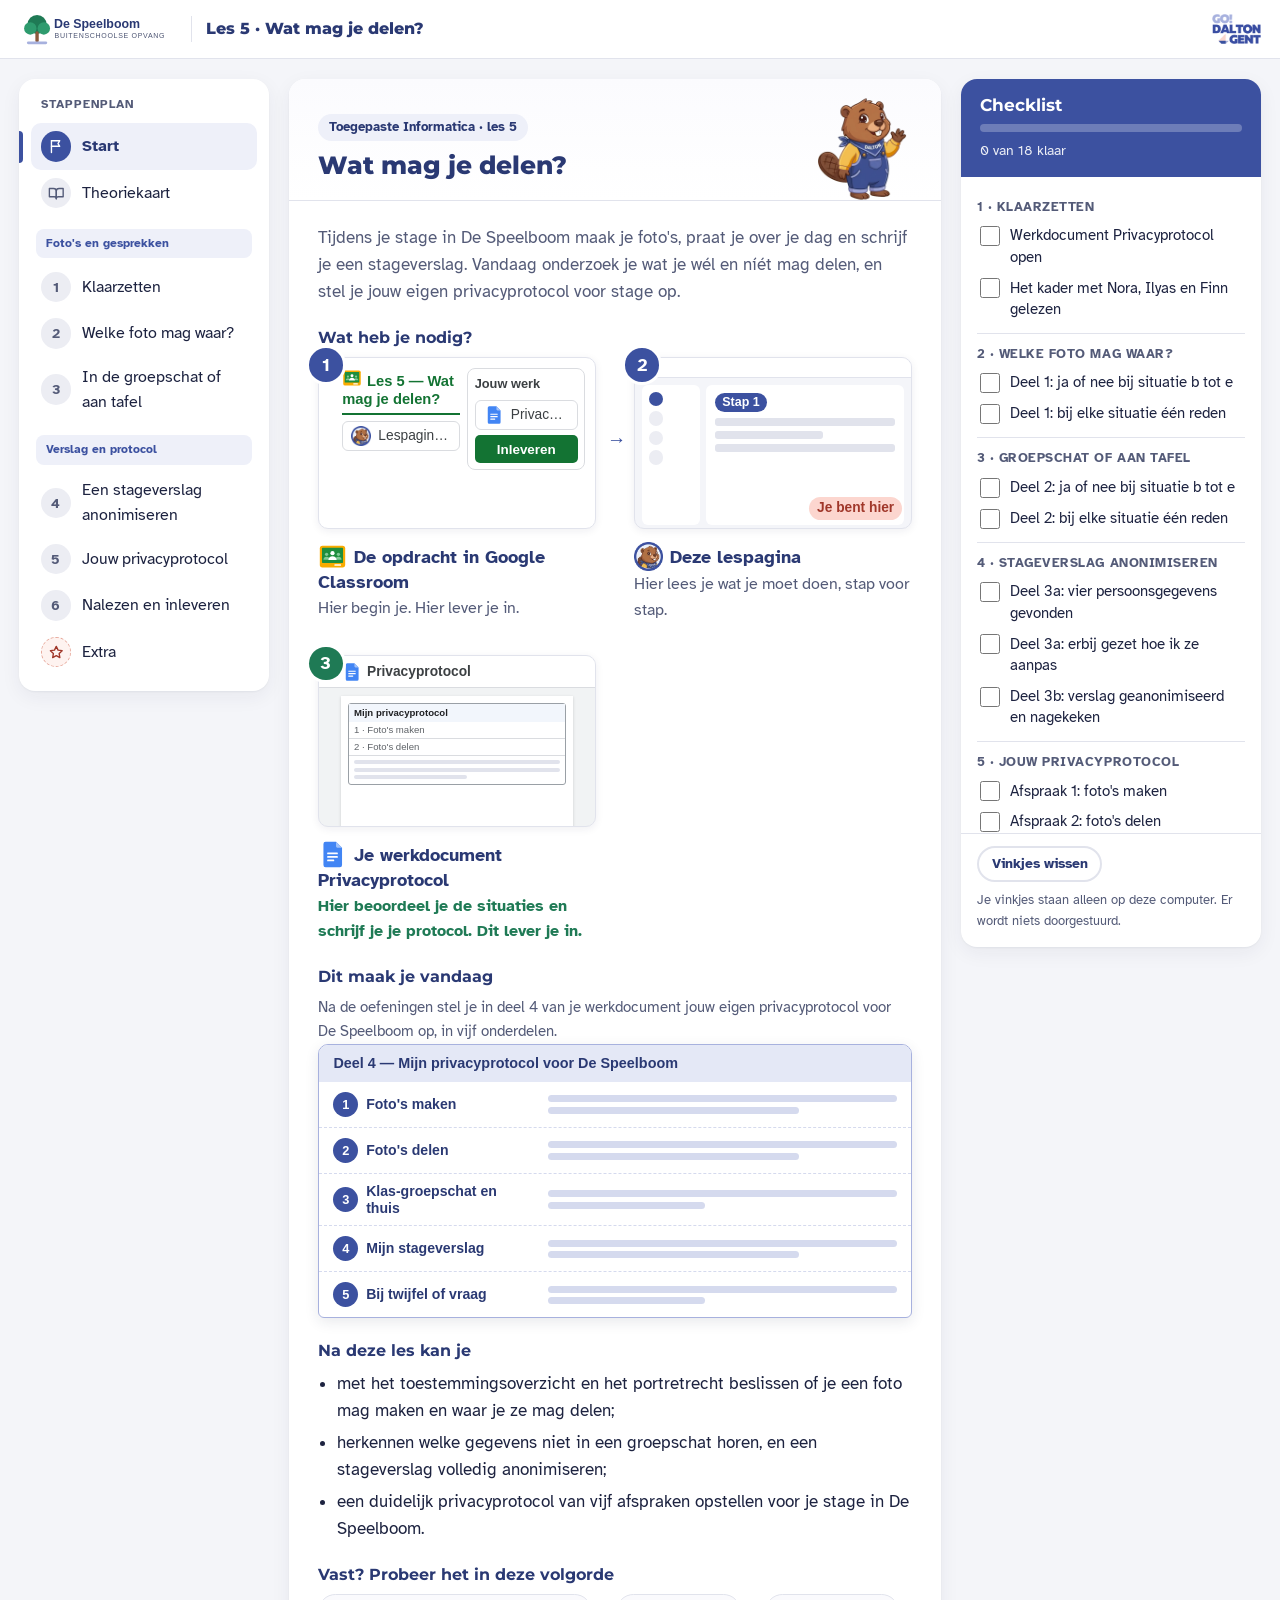
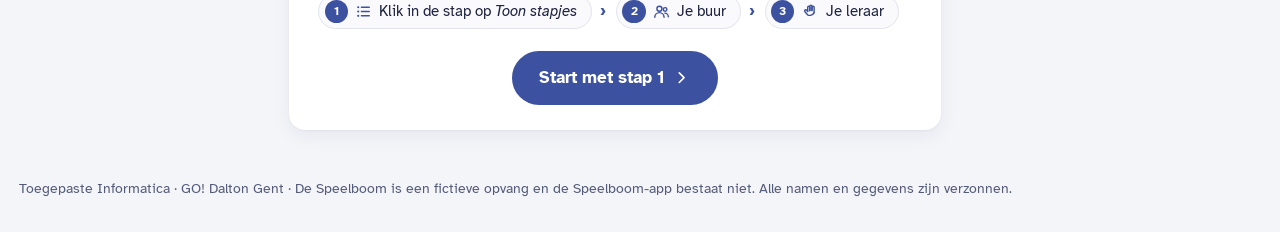
<file: index.html>
<!DOCTYPE html>
<html lang="nl-BE">
<head>
  <meta charset="UTF-8">
  <meta name="viewport" content="width=device-width, initial-scale=1">
  <title>Lespagina · Les 5 · Wat mag je delen? · De Speelboom</title>
  <link rel="icon" href="assets/logos/lespagina-icon.png" type="image/png">
  <link rel="stylesheet" href="css/style.css">
</head>
<body data-storage="speelboom_privacy_v1_" data-modus-start="kort" data-laatste-stap="6" data-ai-hulp="uit">

<!-- Pictogrammen: eenvoudige lijntekeningen, eigen werk. -->
<svg xmlns="http://www.w3.org/2000/svg" style="display:none">
  <symbol id="i-flag" viewBox="0 0 24 24"><path d="M5 21V4"/><path d="M5 4h12l-2.5 4 2.5 4H5"/></symbol>
  <symbol id="i-book" viewBox="0 0 24 24"><path d="M2 5h6a4 4 0 0 1 4 4v11a3 3 0 0 0-3-3H2z"/><path d="M22 5h-6a4 4 0 0 0-4 4v11a3 3 0 0 1 3-3h7z"/></symbol>
  <symbol id="i-check" viewBox="0 0 24 24"><path d="M5 12.5l4.5 4.5L19 7.5"/></symbol>
  <symbol id="i-check-circle" viewBox="0 0 24 24"><circle cx="12" cy="12" r="9"/><path d="M8 12.5l2.7 2.7L16 10"/></symbol>
  <symbol id="i-list" viewBox="0 0 24 24"><path d="M9 6h11M9 12h11M9 18h11"/><path d="M4.5 6h.01M4.5 12h.01M4.5 18h.01" stroke-width="3"/></symbol>
  <symbol id="i-bulb" viewBox="0 0 24 24"><path d="M9 18h6M10 21h4"/><path d="M12 3a6 6 0 0 0-4 10.5c.7.7 1 1.5 1 2.5h6c0-1 .3-1.8 1-2.5A6 6 0 0 0 12 3z"/></symbol>
  <symbol id="i-alert" viewBox="0 0 24 24"><path d="M12 3.5l9.5 17h-19z"/><path d="M12 10v4.5M12 17.5h.01"/></symbol>
  <symbol id="i-info" viewBox="0 0 24 24"><circle cx="12" cy="12" r="9"/><path d="M12 11v5.5M12 7.6h.01"/></symbol>
  <symbol id="i-doc" viewBox="0 0 24 24"><path d="M6 3h8l4 4v14H6z"/><path d="M14 3v4h4M9 12h6M9 16h6"/></symbol>
  <symbol id="i-pen" viewBox="0 0 24 24"><path d="M4 20h4L19 9l-4-4L4 16z"/><path d="M13 7l4 4"/></symbol>
  <symbol id="i-users" viewBox="0 0 24 24"><circle cx="9" cy="8" r="3.5"/><path d="M2.5 20a6.5 6.5 0 0 1 13 0"/><circle cx="17" cy="9" r="2.5"/><path d="M16.5 14.2a5 5 0 0 1 5 5"/></symbol>
  <symbol id="i-send" viewBox="0 0 24 24"><path d="M12 15V3M7 8l5-5 5 5"/><path d="M4 14v6h16v-6"/></symbol>
  <symbol id="i-star" viewBox="0 0 24 24"><path d="M12 3.5l2.6 5.4 5.9.8-4.3 4.1 1 5.9L12 16.9l-5.2 2.8 1-5.9-4.3-4.1 5.9-.8z"/></symbol>
  <symbol id="i-chat" viewBox="0 0 24 24"><path d="M4 5h16v11H9l-5 4z"/></symbol>
  <symbol id="i-spark" viewBox="0 0 24 24"><path d="M11 3l1.9 5.1L18 10l-5.1 1.9L11 17l-1.9-5.1L4 10l5.1-1.9z"/><path d="M18.5 14.5l.8 2.2 2.2.8-2.2.8-.8 2.2-.8-2.2-2.2-.8 2.2-.8z"/></symbol>
  <symbol id="i-hand" viewBox="0 0 24 24"><path d="M8 12V6a1.5 1.5 0 0 1 3 0v5"/><path d="M11 10.5V4.5a1.5 1.5 0 0 1 3 0v6"/><path d="M14 10.5V6a1.5 1.5 0 0 1 3 0v7.5"/><path d="M8 11.5l-1.5-1.5a1.6 1.6 0 0 0-2.3 2.3l3.6 4.2A6.5 6.5 0 0 0 17 13.5"/></symbol>
  <symbol id="i-left" viewBox="0 0 24 24"><path d="M15 6l-6 6 6 6"/></symbol>
  <symbol id="i-right" viewBox="0 0 24 24"><path d="M9 6l6 6-6 6"/></symbol>
  <symbol id="i-lock" viewBox="0 0 24 24"><rect x="5" y="11" width="14" height="10" rx="2"/><path d="M8 11V8a4 4 0 0 1 8 0v3"/></symbol>
</svg>

<div class="teacher-banner">Leraarweergave: de roze kaders tonen waar je een screenshot kan plaatsen. Leerlingen zien die kaders niet.</div>

<header class="topbar">
  <div class="topbar-inner">
    <a class="brand" href="index.html" title="Naar het begin van de les">
      <img src="assets/speelboom-logo.svg" alt="De Speelboom">
      <span class="brand-lesson">Les 5 · Wat mag je delen?</span>
    </a>
    <span class="topbar-spacer"></span>
    <img class="dalton-mark" src="assets/dalton-gent-logo.png" alt="GO! Dalton Gent">
  </div>
</header>

<div class="layout">

  <!-- ============ LINKS: de route ============ -->
  <nav class="route" aria-label="Stappenplan">
    <p class="route-title">Stappenplan</p>
    <button class="nav-btn" type="button" data-step="start"><span class="nav-num"><svg class="ic" aria-hidden="true"><use href="#i-flag"/></svg></span><span class="nav-lbl">Start</span></button>
    <button class="nav-btn" type="button" data-step="theorie"><span class="nav-num"><svg class="ic" aria-hidden="true"><use href="#i-book"/></svg></span><span class="nav-lbl">Theoriekaart</span></button>

    <p class="route-group">Foto's en gesprekken</p>
    <button class="nav-btn" type="button" data-step="1"><span class="nav-num"><span class="nav-n">1</span><svg class="ic nav-check" aria-hidden="true"><use href="#i-check"/></svg></span><span class="nav-lbl">Klaarzetten</span></button>
    <button class="nav-btn" type="button" data-step="2"><span class="nav-num"><span class="nav-n">2</span><svg class="ic nav-check" aria-hidden="true"><use href="#i-check"/></svg></span><span class="nav-lbl">Welke foto mag waar?</span></button>
    <button class="nav-btn" type="button" data-step="3"><span class="nav-num"><span class="nav-n">3</span><svg class="ic nav-check" aria-hidden="true"><use href="#i-check"/></svg></span><span class="nav-lbl">In de groepschat of aan tafel</span></button>

    <p class="route-group">Verslag en protocol</p>
    <button class="nav-btn" type="button" data-step="4"><span class="nav-num"><span class="nav-n">4</span><svg class="ic nav-check" aria-hidden="true"><use href="#i-check"/></svg></span><span class="nav-lbl">Een stageverslag anonimiseren</span></button>
    <button class="nav-btn" type="button" data-step="5"><span class="nav-num"><span class="nav-n">5</span><svg class="ic nav-check" aria-hidden="true"><use href="#i-check"/></svg></span><span class="nav-lbl">Jouw privacyprotocol</span></button>
    <button class="nav-btn" type="button" data-step="6"><span class="nav-num"><span class="nav-n">6</span><svg class="ic nav-check" aria-hidden="true"><use href="#i-check"/></svg></span><span class="nav-lbl">Nalezen en inleveren</span></button>
    <button class="nav-btn extra" type="button" data-step="extra"><span class="nav-num"><svg class="ic" aria-hidden="true"><use href="#i-star"/></svg></span><span class="nav-lbl">Extra</span></button>
  </nav>

  <!-- ============ MIDDEN: één stap tegelijk ============ -->
  <main id="main">

    <!-- ===== START ===== -->
    <section class="pane" id="pane-start" aria-labelledby="h-start">
      <article class="card">
        <header class="card-head met-mascotte">
          <div>
            <div class="tags"><span class="tag tag-where">Toegepaste Informatica · les 5</span></div>
            <h1 id="h-start">Wat mag je delen?</h1>
          </div>
          <img class="mascotte-kop" src="assets/mascotte/dalton_welkom.webp" alt="" width="120" height="120">
        </header>
        <div class="card-body">
          <p class="intro">Tijdens je stage in De Speelboom maak je foto's, praat je over je dag en schrijf je een stageverslag. Vandaag onderzoek je wat je wél en níét mag delen, en stel je jouw eigen privacyprotocol voor stage op.</p>

          <h2 class="sec">Wat heb je nodig?</h2>
          <ol class="nodig">
            <li class="nodig-item">
              <div class="mock mock-opdracht" aria-hidden="true">
                <div class="mo-midden">
                  <div class="mo-titel"><img class="logo" src="assets/logos/classroom.svg" alt="">Les 5 — Wat mag je delen?</div>
                  <div class="mo-chip"><img class="logo" src="assets/logos/lespagina.webp" alt=""><span>Lespagina · Les 5</span></div>
                  <div class="mo-chip ai-hulp"><svg class="ic" aria-hidden="true"><use href="#i-spark"/></svg><span>AI-hulp</span></div>
                </div>
                <div class="mo-werk">
                  <div class="mo-werk-kop">Jouw werk</div>
                  <div class="mo-chip"><img class="logo" src="assets/logos/docs.svg" alt=""><span>Privacyprotocol</span></div>
                  <div class="mo-knop">Inleveren</div>
                </div>
              </div>
              <p class="nodig-naam"><img class="logo" src="assets/logos/classroom.svg" alt="">De opdracht in Google Classroom</p>
              <p class="nodig-uitleg">Hier begin je. Hier lever je in.</p>
            </li>
            <li class="nodig-item">
              <div class="mock mock-lespagina" aria-hidden="true">
                <div class="ml-balk"></div>
                <div class="ml-midden">
                  <div class="ml-route"><span></span><span></span><span></span><span></span></div>
                  <div class="ml-stap"><span class="ml-tag">Stap 1</span><span class="ml-lijn"></span><span class="ml-lijn kort"></span><span class="ml-lijn"></span></div>
                </div>
                <div class="ml-hier">Je bent hier</div>
              </div>
              <p class="nodig-naam"><img class="logo" src="assets/logos/lespagina.webp" alt="">Deze lespagina</p>
              <p class="nodig-uitleg">Hier lees je wat je moet doen, stap voor stap.</p>
            </li>
            <li class="nodig-item inleveren">
              <div class="mock mock-werkdocument" aria-hidden="true">
                <div class="mw-balk"><img class="logo" src="assets/logos/docs.svg" alt="">Privacyprotocol</div>
                <div class="mw-blad">
                  <div class="mw-venster">
                    <div class="mw-kop">Mijn privacyprotocol</div>
                    <div class="mw-veld">1 · Foto's maken</div>
                    <div class="mw-veld">2 · Foto's delen</div>
                    <div class="mw-tekst"><span></span><span></span><span class="kort"></span></div>
                  </div>
                </div>
              </div>
              <p class="nodig-naam"><img class="logo" src="assets/logos/docs.svg" alt="">Je werkdocument Privacyprotocol</p>
              <p class="nodig-uitleg">Hier beoordeel je de situaties en schrijf je je protocol. Dit lever je in.</p>
            </li>
          </ol>

          <h2 class="sec">Dit maak je vandaag</h2>
          <p class="nodig-noot" style="margin-top:0">Na de oefeningen stel je in deel 4 van je werkdocument jouw eigen privacyprotocol voor De Speelboom op, in vijf onderdelen.</p>
          <div class="mailbouw" role="img" aria-label="Tekening van het privacyprotocol dat je maakt in deel 4: vijf onderdelen met een nummer en balkjes op de plaats van jouw afspraken: 1 foto's maken, 2 foto's delen, 3 klas-groepschat en thuis, 4 mijn stageverslag, 5 bij twijfel of vraag van een ouder.">
            <div class="mb-kop">Deel 4 — Mijn privacyprotocol voor De Speelboom</div>
            <div class="mb-rij"><span class="mb-naam"><b>1</b>Foto's maken</span><span class="mb-balk"><i></i><i class="mid"></i></span></div>
            <div class="mb-rij"><span class="mb-naam"><b>2</b>Foto's delen</span><span class="mb-balk"><i></i><i class="mid"></i></span></div>
            <div class="mb-rij"><span class="mb-naam"><b>3</b>Klas-groepschat en thuis</span><span class="mb-balk"><i></i><i class="kort"></i></span></div>
            <div class="mb-rij"><span class="mb-naam"><b>4</b>Mijn stageverslag</span><span class="mb-balk"><i></i><i class="mid"></i></span></div>
            <div class="mb-rij"><span class="mb-naam"><b>5</b>Bij twijfel of vraag</span><span class="mb-balk"><i></i><i class="kort"></i></span></div>
          </div>

          <h2 class="sec">Na deze les kan je</h2>
          <ul class="doelen">
            <li>met het toestemmingsoverzicht en het portretrecht beslissen of je een foto mag maken en waar je ze mag delen;</li>
            <li>herkennen welke gegevens niet in een groepschat horen, en een stageverslag volledig anonimiseren;</li>
            <li>een duidelijk privacyprotocol van vijf afspraken opstellen voor je stage in De Speelboom.</li>
          </ul>

          <h2 class="sec">Vast? Probeer het in deze volgorde</h2>
          <ol class="vast">
            <li><svg class="ic" aria-hidden="true"><use href="#i-list"/></svg><span>Klik in de stap op <em>Toon stapjes</em></span></li>
            <li><svg class="ic" aria-hidden="true"><use href="#i-users"/></svg><span>Je buur</span></li>
            <li class="ai-hulp"><svg class="ic" aria-hidden="true"><use href="#i-spark"/></svg><span>AI-hulp in de opdracht</span></li>
            <li><svg class="ic" aria-hidden="true"><use href="#i-hand"/></svg><span>Je leraar</span></li>
          </ol>

          <p class="start-cta"><button class="btn btn-primary" type="button" data-goto="1">Start met stap 1 <svg class="ic" aria-hidden="true"><use href="#i-right"/></svg></button></p>
        </div>
      </article>
    </section>

    <!-- ===== THEORIEKAART ===== -->
    <section class="pane" id="pane-theorie" aria-labelledby="h-theorie">
      <article class="card">
        <header class="card-head">
          <div class="tags"><span class="tag tag-where">Spiekbriefje</span></div>
          <h2 id="h-theorie">Theoriekaart</h2>
        </header>
        <div class="card-body">
          <p class="intro">Alles op één plek. Kom hier terug als je iets niet meer weet.</p>
          <div class="t-grid">
            <section class="t-card">
              <h3><svg class="ic" aria-hidden="true"><use href="#i-lock"/></svg>Persoonsgegevens en de AVG</h3>
              <ul>
                <li>Een <strong>persoonsgegeven</strong> is elk gegeven waarmee je weet over wie het gaat: naam, foto, adres, geboortedatum.</li>
                <li>Gegevens over <strong>gezondheid</strong> (allergie, medicatie, diagnose zoals ADHD) zijn <strong>gevoelige gegevens</strong>: die zijn extra beschermd.</li>
                <li>Je bewaart en deelt alleen wat echt nodig is.</li>
              </ul>
            </section>
            <section class="t-card">
              <h3><svg class="ic" aria-hidden="true"><use href="#i-users"/></svg>Portretrecht: twee keer toestemming</h3>
              <ul>
                <li>Je hebt toestemming nodig om een foto te <strong>maken</strong> én om ze te <strong>delen</strong>.</li>
                <li>Bij kinderen tot 12 à 14 jaar geven de <strong>ouders</strong> schriftelijk toestemming.</li>
                <li>Toestemming geldt <strong>per plek</strong>: een <em>ja</em> voor de gesloten Speelboom-app telt niet voor de openbare Facebookpagina of je stageverslag.</li>
                <li>Ouders mogen hun toestemming altijd <strong>intrekken</strong>.</li>
              </ul>
            </section>
            <section class="t-card">
              <h3><svg class="ic" aria-hidden="true"><use href="#i-check-circle"/></svg>Foto's in De Speelboom</h3>
              <ul>
                <li>Fotografeer alleen met de <strong>tablet van De Speelboom</strong>, nooit met je eigen gsm (ook niet om de foto daarna te wissen).</li>
                <li>Kijk eerst in het <strong>toestemmingsoverzicht</strong> of het voor elk kind op de foto mag.</li>
                <li>Zet <strong>nooit</strong> een foto uit de opvang op je eigen Instagram, TikTok, Snapchat of BeReal.</li>
              </ul>
            </section>
            <section class="t-card">
              <h3><svg class="ic" aria-hidden="true"><use href="#i-alert"/></svg>Herkenbaar is meer dan het gezicht</h3>
              <ul>
                <li>Een gezicht vaag maken of wegknippen is niet genoeg als men het kind nog herkent.</li>
                <li>Ook een <strong>naam op een knutselwerk</strong>, een opvallende trui of een omschrijving zoals <em>het zoontje van de bakker uit de Kerkstraat</em> maakt een kind herkenbaar.</li>
              </ul>
            </section>
            <section class="t-card">
              <h3><svg class="ic" aria-hidden="true"><use href="#i-chat"/></svg>Discretieplicht: met wie praat je?</h3>
              <ul>
                <li><strong>Wel</strong>: intern met je mentor Lien of een collega in De Speelboom, als zij het moeten weten om het kind te begeleiden.</li>
                <li><strong>Niet</strong>: in de WhatsApp- of Snapchat-groepschat van je klas, op de bus, thuis aan tafel, of tegen de ouders van een ander kind.</li>
                <li>Over je <strong>eigen leerervaring</strong> (<em>"Ik leidde vandaag een kringspel"</em>) mag je wel vertellen, zolang er geen namen of herkenbare details van kinderen in staan.</li>
              </ul>
            </section>
            <section class="t-card">
              <h3><svg class="ic" aria-hidden="true"><use href="#i-book"/></svg>Discretieplicht of beroepsgeheim?</h3>
              <table class="t-rows">
                <tr><th>Discretieplicht</th><td>in de kinderopvang (De Speelboom): je deelt niets met buitenstaanders die het niet moeten weten. Er is geen wet die je daarvoor straft</td></tr>
                <tr><th>Beroepsgeheim</th><td>in de zorg, verpleging, jeugdhulp en een woonzorgcentrum: een <strong>wettelijke</strong> plicht; wie ze schendt, is strafbaar</td></tr>
              </table>
            </section>
            <section class="t-card">
              <h3><svg class="ic" aria-hidden="true"><use href="#i-doc"/></svg>Een stageverslag anonimiseren</h3>
              <ul>
                <li>Vervang de naam van het kind door <em>een jongen van 8 jaar</em> of een schuilnaam (<em>kind X</em>).</li>
                <li>Laat geboortedatum, adres, de naam van de ouder en medische details die er niet toe doen helemaal weg.</li>
                <li>Laat wel staan wat <strong>jij of de begeleider deed</strong>: dat moet je leraar kunnen beoordelen.</li>
              </ul>
            </section>
            <section class="t-card">
              <h3><svg class="ic" aria-hidden="true"><use href="#i-pen"/></svg>Twijfel of een vraag van een ouder?</h3>
              <ul>
                <li>Vraagt een ouder wie zijn kind geduwd of gebeten heeft? Geef <strong>nooit de naam van een ander kind</strong>.</li>
                <li>Twijfel je of je een foto of gegeven mag delen? Deel dan niets en vraag het eerst aan je <strong>mentor Lien</strong>.</li>
              </ul>
            </section>
            <section class="t-card wide">
              <h3><svg class="ic" aria-hidden="true"><use href="#i-chat"/></svg>Woorden</h3>
              <table class="t-rows">
                <tr><th>persoonsgegeven</th><td>elk gegeven waarmee je weet over wie het gaat: een naam, foto, adres of geboortedatum</td></tr>
                <tr><th>gevoelig gegeven</th><td>een gegeven dat extra beschermd is, zoals medicatie, een allergie of een diagnose</td></tr>
                <tr><th>AVG (GDPR)</th><td>de Europese privacywet die zegt hoe je persoonsgegevens moet beschermen</td></tr>
                <tr><th>portretrecht</th><td>het recht om zelf (of als ouder) te beslissen of een foto van jou gemaakt én gedeeld mag worden</td></tr>
                <tr><th>discretieplicht</th><td>de afspraak op het werk en op stage dat je geen informatie over kinderen deelt met buitenstaanders</td></tr>
                <tr><th>beroepsgeheim</th><td>de strenge wettelijke zwijgplicht in de zorg en jeugdhulp; wie ze overtreedt, is strafbaar</td></tr>
                <tr><th>anonimiseren</th><td>alle namen en herkenbare details weghalen of vervangen, zodat niemand nog kan raden over wie het gaat</td></tr>
              </table>
            </section>
            <section class="t-card wide warn">
              <h3><svg class="ic" aria-hidden="true"><use href="#i-alert"/></svg>Veelgemaakte fouten</h3>
              <ul>
                <li>Denken dat toestemming voor de Speelboom-app ook telt voor de openbare Facebookpagina of het stageverslag.</li>
                <li>Even snel een foto nemen met je eigen gsm en denken dat het geen kwaad kan als je ze daarna wist.</li>
                <li>Een selfie op TikTok of Instagram zetten waarop een kind (of zijn naam op een tekening) op de achtergrond zichtbaar is.</li>
                <li>Op de bus of in de klas-groepschat zonder voornaam roddelen over een kind dat toch herkenbaar is.</li>
                <li>Aan een ouder verklappen welk ander kind betrokken was bij een ruzie of duwpartij.</li>
                <li>In een stageverslag alleen de voornaam veranderen, maar het adres of de medische diagnose laten staan.</li>
              </ul>
              <p class="t-os">Alle namen en gegevens in deze les zijn verzonnen.</p>
            </section>
          </div>
        </div>
      </article>
    </section>

    <!-- ===== STAP 1 ===== -->
    <section class="pane" id="pane-1" aria-labelledby="h-1">
      <article class="card">
        <header class="card-head">
          <div class="tags"><span class="tag tag-step">Stap 1</span><span class="tag tag-where"><img class="logo" src="assets/logos/docs.svg" alt=""> Werkdocument</span></div>
          <h2 id="h-1">Klaarzetten</h2>
        </header>
        <div class="card-body">
          <p class="intro">Je opent je werkdocument en kijkt in het overzicht voor welke foto's de ouders van Nora, Ilyas en Finn toestemming gaven.</p>
          <div class="todo-box">
            <div class="todo-head"><h3><svg class="ic" aria-hidden="true"><use href="#i-list"/></svg> Wat moet je doen?</h3></div>
            <ol class="doe">
              <li><details class="stapjes" open><summary><span class="doe-tekst">Open je werkdocument <strong>Privacyprotocol</strong>.</span><span class="stapjes-knop" aria-hidden="true"></span></summary>
                <ol class="klein">
                  <li><p>Kijk in je opdracht in <strong class="met-logo"><img class="logo" src="assets/logos/classroom.svg" alt="">Google Classroom</strong> rechts, bij <strong>Jouw werk</strong>.</p><div class="mock mock-opdracht mini-mock" role="img" aria-label="Tekening van de opdracht in Google Classroom. Rechts het vak Jouw werk, in een rood kader."><div class="mo-midden"><div class="mo-titel"><img class="logo" src="assets/logos/classroom.svg" alt="">Les 5 — Wat mag je delen?</div><div class="mo-chip"><img class="logo" src="assets/logos/lespagina.webp" alt=""><span>Lespagina · Les 5</span></div></div><div class="mo-werk wijs"><div class="mo-werk-kop">Jouw werk</div><div class="mo-chip"><img class="logo" src="assets/logos/docs.svg" alt=""><span>Privacyprotocol</span></div><div class="mo-knop">Inleveren</div></div></div></li>
                  <li><p>Klik op <strong>Privacyprotocol</strong>. Jouw naam staat in de titel.</p><div class="mock mock-opdracht mini-mock" role="img" aria-label="Tekening van de opdracht. Bij Jouw werk staat Privacyprotocol in een rood kader."><div class="mo-midden"><div class="mo-titel"><img class="logo" src="assets/logos/classroom.svg" alt="">Les 5 — Wat mag je delen?</div><div class="mo-chip"><img class="logo" src="assets/logos/lespagina.webp" alt=""><span>Lespagina · Les 5</span></div></div><div class="mo-werk"><div class="mo-werk-kop">Jouw werk</div><div class="mo-chip wijs"><img class="logo" src="assets/logos/docs.svg" alt=""><span>Privacyprotocol</span></div><div class="mo-knop">Inleveren</div></div></div></li>
                  <li><p>Je werkdocument opent in een nieuw tabblad. Klik bovenaan op een tabblad om te wisselen.</p><div class="teken-tabs" role="img" aria-label="Tekening van de tabbladen bovenaan in Chrome: Google Classroom, Lespagina · Les 5 en Privacyprotocol. Privacyprotocol staat in een rood kader."><span class="tt-tab"><img class="logo" src="assets/logos/classroom.svg" alt="">Google Classroom</span><span class="tt-tab"><img class="logo" src="assets/logos/lespagina.webp" alt="">Lespagina · Les 5</span><span class="tt-tab actief wijs"><img class="logo" src="assets/logos/docs.svg" alt="">Privacyprotocol</span></div></li>
                </ol>
              </details></li>
              <li><details class="stapjes" open><summary><span class="doe-tekst">Zoek in het kader <strong>Toestemming voor foto's in De Eekhoorns</strong>: voor welk kind gaven de ouders nergens toestemming voor?</span><span class="stapjes-knop" aria-hidden="true"></span></summary>
                <ol class="klein">
                  <li><p>Kijk bovenaan bladzijde 1 naar het kader. Lees de regels van <em>Nora</em>, <em>Ilyas</em> en <em>Finn</em> en de drie vaste afspraken eronder.</p><img class="mini" src="assets/stapjes/s1-kader.png" alt="Het kader Toestemming voor foto's in De Eekhoorns. De drie regels van Nora Peeters, Ilyas Benali en Finn Jacobs staan in een rood kader." loading="lazy"></li>
                </ol>
              </details></li>
            </ol>
          </div>
          <div class="tip"><svg class="ic" aria-hidden="true"><use href="#i-bulb"/></svg><p><strong>Staat jouw naam niet in de titel van het document?</strong> Dan opende je niet je eigen kopie. Klik in je opdracht rechts, bij <em>Jouw werk</em>, op <em>Privacyprotocol</em>.</p></div>
        </div>
        <footer class="card-nav"><button class="btn" type="button" data-goto="start"><svg class="ic" aria-hidden="true"><use href="#i-left"/></svg> Start</button><button class="btn btn-primary" type="button" data-goto="2">Stap 2 <svg class="ic" aria-hidden="true"><use href="#i-right"/></svg></button></footer>
      </article>
    </section>

    <!-- ===== STAP 2 ===== -->
    <section class="pane" id="pane-2" aria-labelledby="h-2">
      <article class="card">
        <header class="card-head">
          <div class="tags"><span class="tag tag-step">Stap 2</span><span class="tag tag-where"><img class="logo" src="assets/logos/docs.svg" alt=""> Werkdocument, deel 1</span></div>
          <h2 id="h-2">Welke foto mag waar?</h2>
        </header>
        <div class="card-body">
          <p class="intro">Voor elke foto telt met welk toestel je ze maakt én voor welke plek de ouders toestemming gaven. Jij beoordeelt vier fotosituaties in De Eekhoorns.</p>
          <div class="todo-box">
            <div class="todo-head"><h3><svg class="ic" aria-hidden="true"><use href="#i-list"/></svg> Wat moet je doen?</h3></div>
            <ol class="doe">
              <li><details class="stapjes" open><summary><span class="doe-tekst">Bekijk <strong>deel 1</strong> van je werkdocument. Rij a deden we al samen.</span><span class="stapjes-knop" aria-hidden="true"></span></summary>
                <ol class="klein">
                  <li><p>Kijk op bladzijde 1 naar <strong>Deel 1</strong>. Rij a staat al ingevuld: Finn staat mee op de foto en zijn ouders gaven geen toestemming voor de Speelboom-app.</p><img class="mini" src="assets/stapjes/s2-deel1.png" alt="Deel 1 in het werkdocument. Rij a, al ingevuld, staat in een rood kader." loading="lazy"></li>
                </ol>
              </details></li>
              <li><details class="stapjes" open><summary><span class="doe-tekst">Typ in de lichtblauwe vakken bij situatie <strong>b tot e</strong>: <strong>ja</strong> of <strong>nee</strong>, met één reden uit het kader.</span><span class="stapjes-knop" aria-hidden="true"></span></summary>
                <ol class="klein">
                  <li><p>Lees situatie b. Kijk in het kader bovenaan bladzijde 1 bij Nora en Ilyas. Klik in het lichtblauwe vak onder <em>Mag dit? (ja of nee)</em> en typ <strong>Ja</strong> of <strong>Nee</strong>.</p><img class="mini" src="assets/stapjes/s2-mag-b.png" alt="Deel 1: het lege lichtblauwe vak in rij b onder Mag dit? (ja of nee), in een rood kader." loading="lazy"></li>
                  <li><p>Klik in het vak ernaast, onder <em>Waarom? Geef één reden.</em> Typ waarom het wel of niet mag.</p><img class="mini" src="assets/stapjes/s2-waarom-b.png" alt="Deel 1: het lege lichtblauwe vak in rij b onder Waarom? Geef één reden., in een rood kader." loading="lazy"></li>
                  <li><p>Doe hetzelfde voor situatie c, d en e.<span class="sub">Kijk bij c naar de kolom <em>openbare Facebookpagina</em>, bij d naar het toestel en bij e naar wat er op het knutselwerk staat.</span></p></li>
                </ol>
              </details></li>
            </ol>
          </div>
          <div class="tip"><svg class="ic" aria-hidden="true"><use href="#i-bulb"/></svg><p><strong>Twijfel je bij situatie c?</strong> Kijk in het kader bovenaan bladzijde 1 bij <em>Nora Peeters</em>: staat er <em>JA</em> bij de openbare Facebookpagina, of alleen bij de Speelboom-app?</p></div>
        </div>
        <footer class="card-nav"><button class="btn" type="button" data-goto="1"><svg class="ic" aria-hidden="true"><use href="#i-left"/></svg> Stap 1</button><button class="btn btn-primary" type="button" data-goto="3">Stap 3 <svg class="ic" aria-hidden="true"><use href="#i-right"/></svg></button></footer>
      </article>
    </section>

    <!-- ===== STAP 3 ===== -->
    <section class="pane" id="pane-3" aria-labelledby="h-3">
      <article class="card">
        <header class="card-head">
          <div class="tags"><span class="tag tag-step">Stap 3</span><span class="tag tag-where"><img class="logo" src="assets/logos/docs.svg" alt=""> Werkdocument, deel 2</span></div>
          <h2 id="h-3">In de groepschat of aan tafel</h2>
        </header>
        <div class="card-body">
          <p class="intro">Als stagiair in De Speelboom heb je discretieplicht: over een kind praat je alleen met wie dat op het werk moet weten, nooit met buitenstaanders.</p>
          <div class="todo-box">
            <div class="todo-head"><h3><svg class="ic" aria-hidden="true"><use href="#i-list"/></svg> Wat moet je doen?</h3></div>
            <ol class="doe">
              <li><span class="doe-tekst">Lees het infokader <strong>Discretieplicht: wie moet het weten?</strong> hieronder.<span class="sub">Zoek het verschil tussen je mentor in De Speelboom, een groepschat met klasgenoten en een ouder van een ander kind.</span></span></li>
              <li><details class="stapjes" open><summary><span class="doe-tekst">Bekijk <strong>deel 2</strong> op bladzijde 2 van je werkdocument.</span><span class="stapjes-knop" aria-hidden="true"></span></summary>
                <ol class="klein">
                  <li><p>Scroll naar <strong>Deel 2</strong>. Rij a staat al ingevuld: de naam en medicatie van Ilyas horen nooit in de WhatsApp-groepschat van je klas.</p><img class="mini" src="assets/stapjes/s3-deel2.png" alt="Deel 2 in het werkdocument. Rij a, al ingevuld, staat in een rood kader." loading="lazy"></li>
                </ol>
              </details></li>
              <li><details class="stapjes" open><summary><span class="doe-tekst">Beoordeel situatie <strong>b tot e</strong>: typ <strong>ja</strong> of <strong>nee</strong>, met één reden.</span><span class="stapjes-knop" aria-hidden="true"></span></summary>
                <ol class="klein">
                  <li><p>Lees situatie b: je overlegt in de personeelskamer met je mentor Lien. Klik in het vak onder <em>Mag dit? (ja of nee)</em> en typ je antwoord.</p><img class="mini" src="assets/stapjes/s3-mag-b.png" alt="Deel 2: het lege vak in rij b onder Mag dit? (ja of nee), in een rood kader." loading="lazy"></li>
                  <li><p>Typ in het vak ernaast waarom dit wel of niet mag.</p><img class="mini" src="assets/stapjes/s3-waarom-b.png" alt="Deel 2: het lege vak in rij b onder Waarom? Geef één reden., in een rood kader." loading="lazy"></li>
                  <li><p>Doe hetzelfde voor situatie c, d en e.</p></li>
                </ol>
              </details></li>
            </ol>
          </div>
          <div class="tip"><svg class="ic" aria-hidden="true"><use href="#i-bulb"/></svg><p><strong>Geen voornaam genoemd in situatie c?</strong> Vraag je af: kunnen mensen op de bus of in de buurt toch raden over welk kind het gaat?</p></div>
          <div class="info" role="group" aria-labelledby="info-discretie">
            <div class="info-kop"><svg class="ic" aria-hidden="true"><use href="#i-info"/></svg><span class="info-soort">Info</span><h3 id="info-discretie">Discretieplicht: wie moet het weten?</h3><span class="info-bij">bij deel 2</span></div>
            <div class="info-body">
              <table class="info-tabel">
                <tr><th>Mentor Lien en collega's</th><td><strong>Wel</strong>, in de personeelskamer: zij begeleiden het kind samen met jou.</td></tr>
                <tr><th>De ouders van het kind zelf</th><td><strong>Wel</strong>, over hun eigen kind — maar je noemt <strong>nooit de naam van een ander kind</strong> (bijvoorbeeld wie geduwd of gebeten heeft).</td></tr>
                <tr><th>Klas-groepschat, bus, thuis</th><td><strong>Niet</strong> over een kind, ook niet zonder voornaam als mensen nog kunnen raden wie je bedoelt.</td></tr>
                <tr><th>Je eigen leerervaring</th><td><strong>Wel</strong>: vertellen wat <em>jij</em> leerde of deed (<em>“Ik leidde vandaag voor het eerst een kringspel”</em>) mag, zolang er geen namen of herkenbare details van kinderen in staan.</td></tr>
              </table>
            </div>
          </div>
        </div>
        <footer class="card-nav"><button class="btn" type="button" data-goto="2"><svg class="ic" aria-hidden="true"><use href="#i-left"/></svg> Stap 2</button><button class="btn btn-primary" type="button" data-goto="4">Stap 4 <svg class="ic" aria-hidden="true"><use href="#i-right"/></svg></button></footer>
      </article>
    </section>

    <!-- ===== STAP 4 ===== -->
    <section class="pane" id="pane-4" aria-labelledby="h-4">
      <article class="card">
        <header class="card-head">
          <div class="tags"><span class="tag tag-step">Stap 4</span><span class="tag tag-where"><img class="logo" src="assets/logos/docs.svg" alt=""> Werkdocument, deel 3</span></div>
          <h2 id="h-4">Een stageverslag anonimiseren</h2>
        </header>
        <div class="card-body">
          <p class="intro">Voor school schrijf je een stageverslag. Dat mag alleen als je het verslag volledig anonimiseert: niemand mag nog kunnen raden over welk kind het gaat.</p>
          <div class="todo-box">
            <div class="todo-head"><h3><svg class="ic" aria-hidden="true"><use href="#i-list"/></svg> Wat moet je doen?</h3></div>
            <ol class="doe">
              <li><span class="doe-tekst">Lees het infokader <strong>Het ruwe stageverslag van Kobe</strong> hieronder. Zoek <strong>vier persoonsgegevens of herkenbare details</strong> die weg of anders moeten.<span class="sub">Let op namen, datums, plaatsen en medische gegevens die voor de appel niet nodig zijn.</span></span></li>
              <li><details class="stapjes" open><summary><span class="doe-tekst">Vul in <strong>deel 3</strong> de tabel van vraag <strong>a</strong> in: vier details en hoe je ze aanpast.</span><span class="stapjes-knop" aria-hidden="true"></span></summary>
                <ol class="klein">
                  <li><p>Scroll op bladzijde 2 naar <strong>Deel 3</strong>. Klik in rij 1 onder <em>Staat in het verslag van Kobe</em> en typ het eerste gegeven dat niet in een schoolverslag hoort.</p><img class="mini" src="assets/stapjes/s4-deel3a-staat.png" alt="Deel 3, vraag a: het lege vak in rij 1 onder Staat in het verslag van Kobe, in een rood kader." loading="lazy"></li>
                  <li><p>Klik ernaast, onder <em>Vervang ik door / laat ik weg</em>. Typ waardoor je het vervangt (bijvoorbeeld <em>een jongen van 8 jaar</em>) of dat je het weglaat.</p><img class="mini" src="assets/stapjes/s4-deel3a-vervang.png" alt="Deel 3, vraag a: het lege vak in rij 1 onder Vervang ik door / laat ik weg, in een rood kader." loading="lazy"></li>
                  <li><p>Doe hetzelfde in rij 2, 3 en 4.</p></li>
                </ol>
              </details></li>
              <li><details class="stapjes" open><summary><span class="doe-tekst">Herschrijf in vraag <strong>b</strong> het verslag van Kobe zonder herkenbare gegevens.</span><span class="stapjes-knop" aria-hidden="true"></span></summary>
                <ol class="klein">
                  <li><p>Klik in het grote lichtblauwe vak onder <em>b</em>. Schrijf het verslag van Kobe opnieuw.<span class="sub">Haal alle gegevens uit vraag a weg of vervang ze, maar laat staan hoe Kobe het vieruurtje aanpakte en wat hij tegen de ouder zei.</span></p><img class="mini" src="assets/stapjes/s4-deel3b-verslag.png" alt="Deel 3, vraag b, met het antwoordvak in een rood kader." loading="lazy"></li>
                </ol>
              </details></li>
              <li><span class="doe-tekst">Klik onder het infokader op <strong>Kijk na</strong> en controleer jouw herschreven verslag.</span></li>
            </ol>
          </div>
          <div class="tip warn"><svg class="ic" aria-hidden="true"><use href="#i-alert"/></svg><p><strong>Alleen de naam <em>Ilyas Benali</em> weggehaald?</strong> Dat is niet genoeg: aan een adres, een geboortedatum, een diagnose of de voornaam van de mama herkent men het kind nog altijd.</p></div>
          <div class="info" role="group" aria-labelledby="info-verslag">
            <div class="info-kop"><svg class="ic" aria-hidden="true"><use href="#i-info"/></svg><span class="info-soort">Info</span><h3 id="info-verslag">Het ruwe stageverslag van Kobe</h3><span class="info-bij">bij deel 3a en 3b</span></div>
            <div class="info-body">
              <p class="info-uitleg">Kobe typte dit stukje voor zijn stageverslag op school. Zoek vier persoonsgegevens of herkenbare details die weg of anders moeten.</p>
              <blockquote class="vert-blok nl">
                <span class="vert-taal">Verslag van Kobe (nog niet geanonimiseerd)</span>
                <p class="vert-zin">Op woensdag 21 oktober begeleidde ik om 15.00 uur het vieruurtje bij De Eekhoorns. Ilyas Benali (geboren op 14-03-2018, woont in de Veldstraat 12) wilde geen appel eten. Omdat hij allergisch is voor pinda's en ADHD heeft, let ik extra op bij het eten. Ik sprak rustig met hem af dat hij eerst één stukje appel proeft en daarna een rijstwafel krijgt. Dat werkte goed. Toen zijn mama Samira om 16.45 uur kwam, vertelde ik dat het proeven goed gelukt was.</p>
              </blockquote>
            </div>
          </div>
          <div class="kijkna">
            <p class="kijkna-lead"><strong>Klaar met vraag b?</strong> Kijk dan je eigen verslag na.</p>
            <button class="btn" type="button" id="kijkna-knop" aria-expanded="false" aria-controls="kijkna-inhoud">Kijk na</button>
            <div class="info ok kijkna-inhoud" id="kijkna-inhoud" role="group" aria-labelledby="info-kijkna" hidden>
              <div class="info-kop"><svg class="ic" aria-hidden="true"><use href="#i-check-circle"/></svg><span class="info-soort">Kijk na</span><h3 id="info-kijkna">Is jouw verslag anoniem?</h3><span class="info-bij">bij deel 3b</span></div>
              <div class="info-body">
                <p>Lees jouw tekst in 3b. Kan je bij elke vraag <strong>nee</strong> zeggen?</p>
                <ul>
                  <li>Staat er nog een <strong>naam</strong>, van het kind of van iemand uit zijn familie? Schrijf bijvoorbeeld <em>een jongen</em> of <em>zijn mama</em>.</li>
                  <li>Staat er een <strong>datum die over het kind zelf gaat</strong>? Schrijf zijn leeftijd. De dag van de activiteit mag blijven.</li>
                  <li>Staat er een <strong>adres</strong> of een straat? Laat het weg.</li>
                  <li>Staan er <strong>medische gegevens</strong> die je niet nodig hebt om het vieruurtje te begrijpen? Laat ze weg.</li>
                </ul>
                <p class="kijkna-vraag">En staat er nog wel <strong>wat Kobe deed</strong>: hoe hij het vieruurtje aanpakte en wat hij tegen de ouder zei? Dat blijft staan.</p>
              </div>
            </div>
          </div>
        </div>
        <footer class="card-nav"><button class="btn" type="button" data-goto="3"><svg class="ic" aria-hidden="true"><use href="#i-left"/></svg> Stap 3</button><button class="btn btn-primary" type="button" data-goto="5">Stap 5 <svg class="ic" aria-hidden="true"><use href="#i-right"/></svg></button></footer>
      </article>
    </section>

    <!-- ===== STAP 5 ===== -->
    <section class="pane" id="pane-5" aria-labelledby="h-5">
      <article class="card">
        <header class="card-head">
          <div class="tags"><span class="tag tag-step">Stap 5</span><span class="tag tag-where"><img class="logo" src="assets/logos/docs.svg" alt=""> Werkdocument, deel 4</span></div>
          <h2 id="h-5">Jouw privacyprotocol</h2>
        </header>
        <div class="card-body">
          <p class="intro">Je vat alles samen in jouw eigen privacyprotocol voor je stage in De Speelboom: vijf duidelijke afspraken waaraan jij je houdt.</p>
          <div class="todo-box">
            <div class="todo-head"><h3><svg class="ic" aria-hidden="true"><use href="#i-list"/></svg> Wat moet je doen?</h3></div>
            <ol class="doe">
              <li><details class="stapjes" open><summary><span class="doe-tekst">Schrijf in <strong>deel 4</strong> afspraak <strong>1 (Foto's maken)</strong> en <strong>2 (Foto's delen)</strong>.</span><span class="stapjes-knop" aria-hidden="true"></span></summary>
                <ol class="klein">
                  <li><p>Scroll naar bladzijde 3, <strong>Deel 4</strong>. Klik in het vak naast <em>1 · Foto's maken</em>. Schrijf met welk toestel je fotografeert (en met welk niet) en wat je eerst nakijkt.</p><img class="mini" src="assets/stapjes/s5-deel4-foto-maken.png" alt="Deel 4: het vak naast 1 Foto's maken staat in een rood kader." loading="lazy"></li>
                  <li><p>Klik in het vak naast <em>2 · Foto's delen</em>. Schrijf waar een foto wel mag staan en waar je ze nooit op zet.</p><img class="mini" src="assets/stapjes/s5-deel4-foto-delen.png" alt="Deel 4: het vak naast 2 Foto's delen staat in een rood kader." loading="lazy"></li>
                </ol>
              </details></li>
              <li><details class="stapjes" open><summary><span class="doe-tekst">Schrijf afspraak <strong>3 (Klas-groepschat en thuis)</strong> en <strong>4 (Mijn stageverslag voor school)</strong>.</span><span class="stapjes-knop" aria-hidden="true"></span></summary>
                <ol class="klein">
                  <li><p>Klik naast <em>3 · Klas-groepschat en thuis</em>. Schrijf wat je wel en niet vertelt over je stagedag.</p><img class="mini" src="assets/stapjes/s5-deel4-chat.png" alt="Deel 4: het vak naast 3 Klas-groepschat en thuis staat in een rood kader." loading="lazy"></li>
                  <li><p>Klik naast <em>4 · Mijn stageverslag voor school</em>. Schrijf hoe je een kind onherkenbaar maakt in je verslag.</p><img class="mini" src="assets/stapjes/s5-deel4-verslag.png" alt="Deel 4: het vak naast 4 Mijn stageverslag voor school staat in een rood kader." loading="lazy"></li>
                </ol>
              </details></li>
              <li><details class="stapjes" open><summary><span class="doe-tekst">Schrijf afspraak <strong>5 (Bij twijfel of vraag van een ouder)</strong>.</span><span class="stapjes-knop" aria-hidden="true"></span></summary>
                <ol class="klein">
                  <li><p>Klik naast <em>5 · Bij twijfel of vraag van een ouder</em>. Schrijf wat je doet als een ouder naar een ander kind vraagt, en aan wie je hulp vraagt als je twijfelt.</p><img class="mini" src="assets/stapjes/s5-deel4-twijfel.png" alt="Deel 4: het vak naast 5 Bij twijfel of vraag van een ouder staat in een rood kader." loading="lazy"></li>
                </ol>
              </details></li>
            </ol>
          </div>
          <p class="nodig-noot">Ziet het bij jou er zo uit? Alle vijf de vakken zijn ingevuld, en in elk vak staat in één of twee zinnen wat je wél en níét doet.</p>
          <div class="mailbouw" role="img" aria-label="Tekening van het ingevulde privacyprotocol in deel 4: bij elk van de vijf onderdelen staan balkjes op de plaats van jouw afspraak.">
            <div class="mb-kop">Deel 4 — Mijn privacyprotocol voor De Speelboom</div>
            <div class="mb-rij"><span class="mb-naam"><b>1</b>Foto's maken</span><span class="mb-balk"><i></i><i class="mid"></i></span></div>
            <div class="mb-rij"><span class="mb-naam"><b>2</b>Foto's delen</span><span class="mb-balk"><i></i><i class="mid"></i></span></div>
            <div class="mb-rij"><span class="mb-naam"><b>3</b>Klas-groepschat en thuis</span><span class="mb-balk"><i></i><i class="kort"></i></span></div>
            <div class="mb-rij"><span class="mb-naam"><b>4</b>Mijn stageverslag</span><span class="mb-balk"><i></i><i class="mid"></i></span></div>
            <div class="mb-rij"><span class="mb-naam"><b>5</b>Bij twijfel of vraag</span><span class="mb-balk"><i></i><i class="kort"></i></span></div>
          </div>
          <div class="tip"><svg class="ic" aria-hidden="true"><use href="#i-bulb"/></svg><p><strong>Schreef je alleen <em>“Ik let op privacy”</em>?</strong> Dat is te vaag. Schrijf telkens concreet: <em>Ik maak foto's alleen met …, nooit met …</em></p></div>
        </div>
        <footer class="card-nav"><button class="btn" type="button" data-goto="4"><svg class="ic" aria-hidden="true"><use href="#i-left"/></svg> Stap 4</button><button class="btn btn-primary" type="button" data-goto="6">Stap 6 <svg class="ic" aria-hidden="true"><use href="#i-right"/></svg></button></footer>
      </article>
    </section>

    <!-- ===== STAP 6 ===== -->
    <section class="pane" id="pane-6" aria-labelledby="h-6">
      <article class="card">
        <header class="card-head met-mascotte">
          <div>
            <div class="tags"><span class="tag tag-step">Stap 6</span><span class="tag tag-where"><svg class="ic" aria-hidden="true"><use href="#i-send"/></svg> Inleveren</span><span class="tag tag-where"><img class="logo" src="assets/logos/docs.svg" alt=""> Werkdocument, deel 5</span></div>
            <h2 id="h-6">Nalezen en inleveren</h2>
          </div>
          <img class="mascotte-kop" src="assets/mascotte/dalton_inleveren.webp" alt="" width="120" height="120">
        </header>
        <div class="card-body">
          <p class="intro">Bijna klaar. Beantwoord eerst de drie vragen van de zelftest. Zijn ze alle drie juist? Dan zie je je codewoord en hoe je inlevert.</p>
          <div class="quiz">
            <div class="quiz-q" data-ok="Juist. Toestemming geldt per plek: een ja voor de Speelboom-app telt niet voor de openbare Facebookpagina." data-nok="Nog niet. Kijk op de theoriekaart bij Portretrecht: telt toestemming voor de Speelboom-app ook voor andere plekken?">
              <p>1. De ouders van Nora gaven toestemming voor foto's in de Speelboom-app, maar niet voor Facebook. Mag De Speelboom een groepsfoto met Nora op de openbare Facebookpagina zetten?</p>
              <div class="opts">
                <button type="button">Ja, als het een groepsfoto is</button>
                <button type="button" data-right>Nee, toestemming voor de Speelboom-app geldt niet voor de openbare Facebookpagina</button>
                <button type="button">Ja, zolang haar naam er niet bij staat</button>
              </div>
              <p class="feedback" role="status"></p>
            </div>
            <div class="quiz-q" data-ok="Juist. Je mentor Lien begeleidt het kind samen met jou: intern overleggen in de personeelskamer hoort bij je werk." data-nok="Nog niet. Kijk in stap 3 in het infokader Discretieplicht: met wie mag je wél over een kind overleggen?">
              <p>2. Met wie mag je als stagiair bespreken dat Finn vandaag een lastige dag had?</p>
              <div class="opts">
                <button type="button">Met je klasgenoten in jullie WhatsApp-groepschat</button>
                <button type="button" data-right>Met je mentor Lien in de personeelskamer van De Speelboom</button>
                <button type="button">Met de mama van Nora, als zij vraagt wie haar dochter geduwd heeft</button>
              </div>
              <p class="feedback" role="status"></p>
            </div>
            <div class="quiz-q" data-ok="Juist. Geen naam, geen adres en geen medische diagnose: niemand kan raden wie het is, en je leraar leest wel wat jij deed." data-nok="Nog niet. Aan een voornaam, een straatnaam of een zeldzame allergie herkent men een kind nog altijd.">
              <p>3. Welke zin is goed geanonimiseerd voor in je stageverslag voor school?</p>
              <div class="opts">
                <button type="button">Ilyas B. uit de Veldstraat wilde geen appel eten</button>
                <button type="button">Het zoontje van Samira (met ADHD en pinda-allergie) wilde geen appel eten</button>
                <button type="button" data-right>Een jongen van 8 jaar wilde geen appel eten; ik sprak met hem af dat hij eerst één stukje proeft</button>
              </div>
              <p class="feedback" role="status"></p>
            </div>
          </div>
          <p class="slot" aria-live="polite" data-codewoord="KLUIS"><svg class="ic ic-dicht" aria-hidden="true"><use href="#i-lock"/></svg><svg class="ic ic-open" aria-hidden="true"><use href="#i-check-circle"/></svg><span class="slot-tekst">Beantwoord de drie vragen hierboven juist. Dan zie je hier hoe je inlevert.</span></p>
          <div class="todo-box" data-na-zelftest="c6z">
            <div class="todo-head"><h3><svg class="ic" aria-hidden="true"><use href="#i-list"/></svg> Wat moet je doen?</h3></div>
            <ol class="doe">
              <li><details class="stapjes" open><summary><span class="doe-tekst">Typ het codewoord in <strong>deel 5</strong>.</span><span class="stapjes-knop" aria-hidden="true"></span></summary>
                <ol class="klein">
                  <li><p>Scroll naar bladzijde 4, <strong>Deel 5</strong>. Typ het codewoord in het eerste vak.<span class="sub">Het codewoord staat in de groene regel hierboven.</span></p><img class="mini" src="assets/stapjes/s6-codewoord.png" alt="Deel 5: de vraag naar het codewoord van de zelftest, met het vak eronder in een rood kader." loading="lazy"></li>
                </ol>
              </details></li>
              <li><details class="stapjes" open><summary><span class="doe-tekst">Kruis in <strong>deel 5</strong> aan wat klopt.</span><span class="stapjes-knop" aria-hidden="true"></span></summary>
                <ol class="klein">
                  <li><p>Lees je antwoorden en je privacyprotocol na met de zeven zinnen in <strong>Deel 5</strong>.</p><img class="mini" src="assets/stapjes/s6-deel5.png" alt="Deel 5 Nalezen: de controletabel met zeven zinnen en de punten." loading="lazy"></li>
                  <li><p>Klopt een zin? Klik in het vak ervoor en typ <strong>x</strong>.</p><img class="mini" src="assets/stapjes/s6-kruis.png" alt="Deel 5: in het vak voor de eerste zin staat een x, in een rood kader." loading="lazy"></li>
                  <li><p>Ontbreekt er nog iets? Vul dat eerst aan.</p></li>
                </ol>
              </details></li>
              <li><details class="stapjes" open><summary><span class="doe-tekst">Beantwoord de slotvraag over <strong>discretieplicht</strong> en <strong>beroepsgeheim</strong>.</span><span class="stapjes-knop" aria-hidden="true"></span></summary>
                <ol class="klein">
                  <li><p>Klik in het vak onder de slotvraag en geef in één zin het verschil.<span class="sub">Kijk op de theoriekaart bij <em>Discretieplicht of beroepsgeheim?</em> als je twijfelt.</span></p><img class="mini" src="assets/stapjes/s6-slotvraag.png" alt="Deel 5: de slotvraag met het vak eronder, in een rood kader." loading="lazy"></li>
                </ol>
              </details></li>
              <li><details class="stapjes" open><summary><span class="doe-tekst">Lever in.</span><span class="stapjes-knop" aria-hidden="true"></span></summary>
                <ol class="klein">
                  <li><p>Klik bovenaan op het tabblad <strong class="met-logo"><img class="logo" src="assets/logos/classroom.svg" alt="">Google Classroom</strong>.</p><div class="teken-tabs" role="img" aria-label="Tekening van de tabbladen bovenaan in Chrome. Het tabblad Google Classroom staat in een rood kader."><span class="tt-tab wijs"><img class="logo" src="assets/logos/classroom.svg" alt="">Google Classroom</span><span class="tt-tab"><img class="logo" src="assets/logos/lespagina.webp" alt="">Lespagina · Les 5</span><span class="tt-tab actief"><img class="logo" src="assets/logos/docs.svg" alt="">Privacyprotocol</span></div></li>
                  <li><p>Zoek rechts, bij <strong>Jouw werk</strong>, de knop <span class="ui">Inleveren</span>. Klik erop.</p><div class="mock mock-opdracht mini-mock" role="img" aria-label="Tekening van de opdracht. Bij Jouw werk staat de knop Inleveren in een rood kader."><div class="mo-midden"><div class="mo-titel"><img class="logo" src="assets/logos/classroom.svg" alt="">Les 5 — Wat mag je delen?</div><div class="mo-chip"><img class="logo" src="assets/logos/lespagina.webp" alt=""><span>Lespagina · Les 5</span></div></div><div class="mo-werk"><div class="mo-werk-kop">Jouw werk</div><div class="mo-chip"><img class="logo" src="assets/logos/docs.svg" alt=""><span>Privacyprotocol</span></div><div class="mo-knop wijs">Inleveren</div></div></div></li>
                  <li><p>Klik in het venster <em>Je werk inleveren?</em> nog eens op <span class="ui">Inleveren</span>.<span class="sub">Daarna staat er rechts <em>Ingeleverd</em>.</span></p></li>
                </ol>
              </details></li>
            </ol>
            <figure class="clip"><video src="assets/video/inleveren.mp4" poster="assets/video/inleveren.jpg" autoplay loop muted playsinline controls preload="metadata" aria-label="Filmpje: rechts, bij Jouw werk, op Inleveren klikken; in het venster Je werk inleveren? nog eens op Inleveren klikken; daarna staat er Ingeleverd."></video><figcaption>Filmpje van 10 seconden: zo lever je in. Het is een andere opdracht, de knoppen zijn dezelfde.</figcaption></figure>
          </div>
          <div class="tip"><svg class="ic" aria-hidden="true"><use href="#i-bulb"/></svg><p><strong>Klaar en ingeleverd?</strong> Vink de laatste taak in de checklist rechts aan, of probeer het <em>Extra</em> als je tijd over hebt.</p></div>
        </div>
        <footer class="card-nav"><button class="btn" type="button" data-goto="5"><svg class="ic" aria-hidden="true"><use href="#i-left"/></svg> Stap 5</button><button class="btn btn-primary" type="button" data-goto="extra">Extra <svg class="ic" aria-hidden="true"><use href="#i-right"/></svg></button></footer>
      </article>
    </section>

    <!-- ===== EXTRA ===== -->
    <section class="pane" id="pane-extra" aria-labelledby="h-extra">
      <article class="card">
        <header class="card-head">
          <div class="tags"><span class="tag tag-extra">Extra · niet verplicht</span></div>
          <h2 id="h-extra">Toestemming intrekken</h2>
        </header>
        <div class="card-body">
          <p class="intro">Begin hier pas nadat je hebt ingeleverd. Het telt niet mee voor je punten. De mama van Ilyas ziet op de openbare Facebookpagina van De Speelboom een foto van vorige maand.</p>
          <blockquote class="vert-blok nl">
            <span class="vert-taal">De mama van Ilyas stuurt</span>
            <p class="vert-zin">Ik had bij de inschrijving ja gezegd voor Facebook, maar ik wil die foto van Ilyas nu toch liever weg van Facebook. Kan dat nog?</p>
          </blockquote>
          <div class="todo-box">
            <div class="todo-head"><h3><svg class="ic" aria-hidden="true"><use href="#i-list"/></svg> Wat moet je doen?</h3></div>
            <ol class="doe">
              <li><details class="stapjes" open><summary><span class="doe-tekst">Beantwoord de vraag onder <strong>Extra</strong> onderaan bladzijde 4.</span><span class="stapjes-knop" aria-hidden="true"></span></summary>
                <ol class="klein">
                  <li><p>Scroll helemaal naar onderaan bladzijde 4. Klik in het vak onder <em>Extra</em> en schrijf of de mama haar toestemming mag intrekken en wat De Speelboom moet doen.</p><img class="mini" src="assets/stapjes/s7-extra.png" alt="Het deel Extra met de vraag en het antwoordvak, in een rood kader." loading="lazy"></li>
                </ol>
              </details></li>
              <li><details class="stapjes" open><summary><span class="doe-tekst">Lever opnieuw in.</span><span class="stapjes-knop" aria-hidden="true"></span></summary>
                <ol class="klein">
                  <li><p>Klik op het tabblad Google Classroom. Klik rechts, bij <strong>Jouw werk</strong>, op <span class="ui">Ongedaan maken</span>.</p></li>
                  <li><p>Klik daarna opnieuw op <span class="ui">Inleveren</span> en bevestig.</p></li>
                </ol>
              </details></li>
            </ol>
          </div>
        </div>
        <footer class="card-nav"><button class="btn" type="button" data-goto="6"><svg class="ic" aria-hidden="true"><use href="#i-left"/></svg> Stap 6</button><button class="btn" type="button" data-goto="start">Naar het begin</button></footer>
      </article>
    </section>
  </main>

  <!-- ============ RECHTS: de checklist ============ -->
  <aside class="checklist leeg" id="checklist" aria-labelledby="h-cl">
    <div class="cl-head">
      <h2 id="h-cl">Checklist</h2>
      <div class="cl-bar" role="progressbar" aria-label="Voortgang" aria-valuemin="0" aria-valuemax="100" aria-valuenow="0"><div class="cl-fill" id="clFill"></div></div>
      <p class="cl-count" id="clCount">0 van 0 klaar</p>
    </div>
    <div class="cl-body">
      <div class="cl-group" data-step="1"><h3>1 · Klaarzetten</h3>
        <label class="cl-item"><input type="checkbox" id="c1a"><span>Werkdocument Privacyprotocol open</span></label>
        <label class="cl-item"><input type="checkbox" id="c1b"><span>Het kader met Nora, Ilyas en Finn gelezen</span></label>
      </div>
      <div class="cl-group" data-step="2"><h3>2 · Welke foto mag waar?</h3>
        <label class="cl-item"><input type="checkbox" id="c2a"><span>Deel 1: ja of nee bij situatie b tot e</span></label>
        <label class="cl-item"><input type="checkbox" id="c2b"><span>Deel 1: bij elke situatie één reden</span></label>
      </div>
      <div class="cl-group" data-step="3"><h3>3 · Groepschat of aan tafel</h3>
        <label class="cl-item"><input type="checkbox" id="c3a"><span>Deel 2: ja of nee bij situatie b tot e</span></label>
        <label class="cl-item"><input type="checkbox" id="c3b"><span>Deel 2: bij elke situatie één reden</span></label>
      </div>
      <div class="cl-group" data-step="4"><h3>4 · Stageverslag anonimiseren</h3>
        <label class="cl-item"><input type="checkbox" id="c4a"><span>Deel 3a: vier persoonsgegevens gevonden</span></label>
        <label class="cl-item"><input type="checkbox" id="c4b"><span>Deel 3a: erbij gezet hoe ik ze aanpas</span></label>
        <label class="cl-item"><input type="checkbox" id="c4c"><span>Deel 3b: verslag geanonimiseerd en nagekeken</span></label>
      </div>
      <div class="cl-group" data-step="5"><h3>5 · Jouw privacyprotocol</h3>
        <label class="cl-item"><input type="checkbox" id="c5a"><span>Afspraak 1: foto's maken</span></label>
        <label class="cl-item"><input type="checkbox" id="c5b"><span>Afspraak 2: foto's delen</span></label>
        <label class="cl-item"><input type="checkbox" id="c5c"><span>Afspraak 3: klas-groepschat en thuis</span></label>
        <label class="cl-item"><input type="checkbox" id="c5d"><span>Afspraak 4: mijn stageverslag voor school</span></label>
        <label class="cl-item"><input type="checkbox" id="c5e"><span>Afspraak 5: bij twijfel of vraag van een ouder</span></label>
      </div>
      <div class="cl-group" data-step="6"><h3>6 · Inleveren</h3>
        <label class="cl-item"><input type="checkbox" id="c6z"><span>Zelftest: alle drie juist</span></label>
        <label class="cl-item"><input type="checkbox" id="c6a"><span>Codewoord getypt en deel 5 aangekruist</span></label>
        <label class="cl-item"><input type="checkbox" id="c6b"><span>Slotvraag beantwoord</span></label>
        <label class="cl-item"><input type="checkbox" id="c6c"><span>Werkdocument ingeleverd</span></label>
      </div>
    </div>
    <div class="cl-foot">
      <button class="btn cl-toggle" type="button" id="clToggle" aria-expanded="false">Toon alles</button>
      <button class="btn" type="button" id="btnReset">Vinkjes wissen</button>
      <p class="cl-note">Je vinkjes staan alleen op deze computer. Er wordt niets doorgestuurd.</p>
    </div>
  </aside>
</div>

<!-- ============ Klaar! ============ -->
<div class="klaar-overlay" id="klaar" role="dialog" aria-modal="true" aria-labelledby="h-klaar" hidden>
  <div class="klaar-card">
    <img class="mascotte-klaar" src="assets/mascotte/dalton_succes.webp" alt="" width="150" height="150">
    <h2 id="h-klaar">Je privacyprotocol is klaar!</h2>
    <p>Alles is afgevinkt en ingeleverd. Heb je nog tijd? Probeer dan het <strong>Extra</strong>.</p>
    <p>Volgende les: samenwerken aan één stagetaak met de juiste deelrechten.</p>
    <button class="btn btn-primary" type="button" id="klaarSluit">Sluiten</button>
  </div>
</div>

<footer class="site">
  Toegepaste Informatica · GO! Dalton Gent · De Speelboom is een fictieve opvang en de Speelboom-app bestaat niet. Alle namen en gegevens zijn verzonnen.
</footer>

<script src="js/script.js"></script>
</body>
</html>
</file>
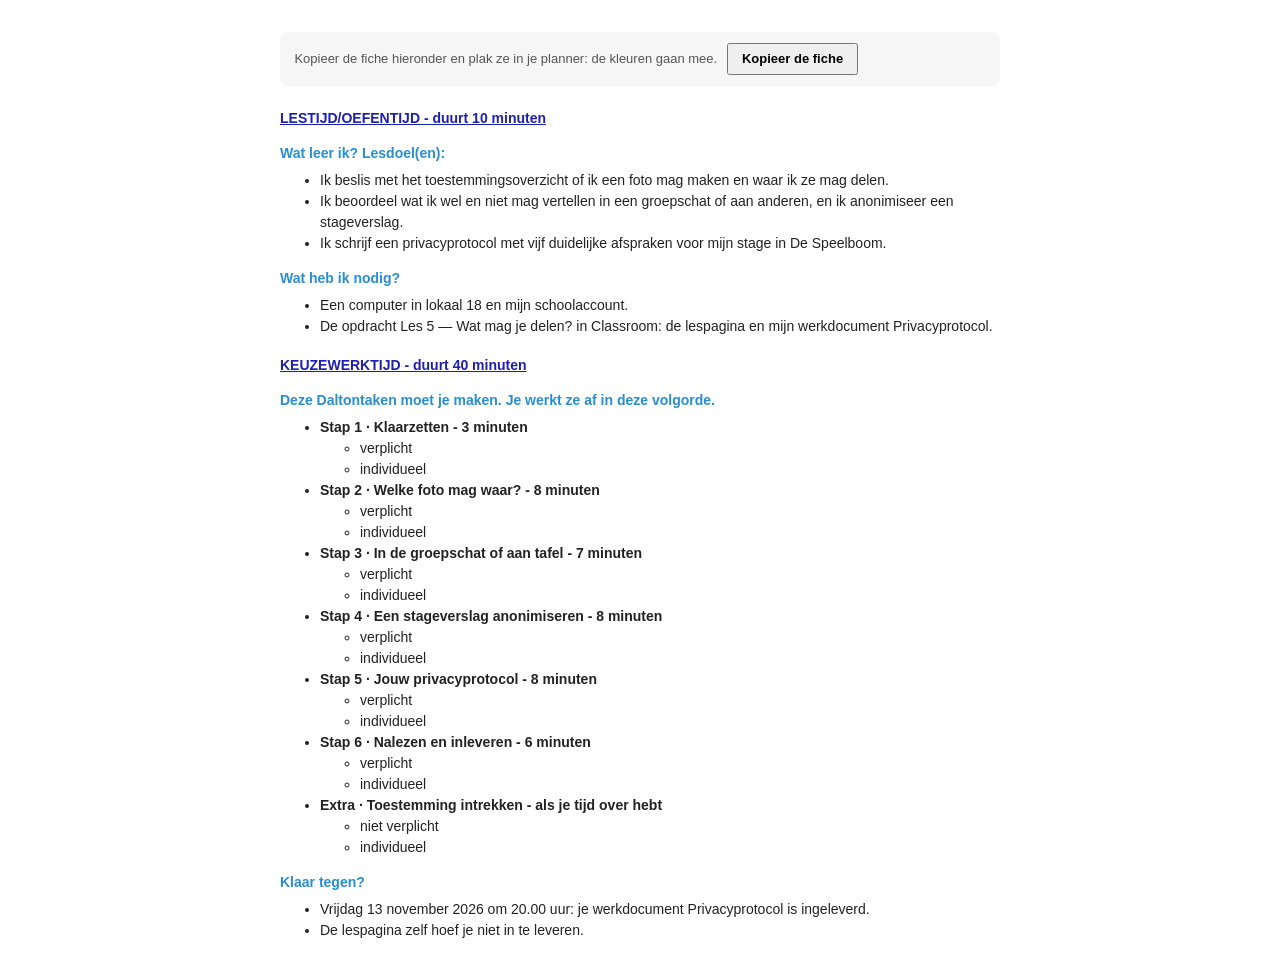
<file: dalton-lesfiche.html>
<!DOCTYPE html>
<html lang="nl-BE">
<head>
<meta charset="UTF-8">
<meta name="viewport" content="width=device-width, initial-scale=1">
<title>Dalton-lesfiche · 3MWb · Les 5 — Wat mag je delen?</title>
<!--
  Dalton-lesfiche voor de leerlingen, in de kleurcode van het Dalton-sjabloon:
    tijdsblokken  #1D1FB4  vet + onderlijnd
    tussenkoppen  #288ED4  vet
    tekst         #222222  (taaktitels vet)
  De opmaak staat INLINE, zodat ze meekomt als je kopieert en plakt in je planner.
  Keuzewerktijd = 50 minuten - instructietijd.
-->
<style>
  body { margin: 2rem auto; max-width: 720px; padding: 0 1rem; background: #fff; }
  .uitleg { font: 13px/1.5 Arial, sans-serif; color: #555; background: #f6f6f6; border-radius: 8px; padding: .7rem .9rem; margin-bottom: 1.4rem; }
  .uitleg button { font: inherit; font-weight: bold; margin-left: .4rem; padding: .25rem .8rem; cursor: pointer; }
</style>
</head>
<body>

<p class="uitleg">Kopieer de fiche hieronder en plak ze in je planner: de kleuren gaan mee.
  <button type="button" id="kopieer">Kopieer de fiche</button> <span id="gemeld"></span></p>

<div id="fiche" style="font-family: 'Open Sans', Arial, sans-serif; font-size: 14px; line-height: 1.5; color: #222222;">
  <p style="margin: 0 0 14px;"><span style="color: #1D1FB4; font-weight: bold; text-decoration: underline;">LESTIJD/OEFENTIJD - duurt 10 minuten</span></p>

  <p style="margin: 0 0 6px; color: #288ED4; font-weight: bold;">Wat leer ik? Lesdoel(en):</p>
  <ul style="margin: 0 0 14px; list-style-type: disc;">
    <li>Ik beslis met het toestemmingsoverzicht of ik een foto mag maken en waar ik ze mag delen.</li>
    <li>Ik beoordeel wat ik wel en niet mag vertellen in een groepschat of aan anderen, en ik anonimiseer een stageverslag.</li>
    <li>Ik schrijf een privacyprotocol met vijf duidelijke afspraken voor mijn stage in De Speelboom.</li>
  </ul>

  <p style="margin: 0 0 6px; color: #288ED4; font-weight: bold;">Wat heb ik nodig?</p>
  <ul style="margin: 0 0 18px; list-style-type: disc;">
    <li>Een computer in lokaal 18 en mijn schoolaccount.</li>
    <li>De opdracht Les 5 — Wat mag je delen? in Classroom: de lespagina en mijn werkdocument Privacyprotocol.</li>
  </ul>

  <p style="margin: 0 0 14px;"><span style="color: #1D1FB4; font-weight: bold; text-decoration: underline;">KEUZEWERKTIJD - duurt 40 minuten</span></p>

  <p style="margin: 0 0 6px; color: #288ED4; font-weight: bold;">Deze Daltontaken moet je maken. Je werkt ze af in deze volgorde.</p>
  <ul style="margin: 0 0 14px; list-style-type: disc;">
    <li><strong>Stap 1 · Klaarzetten - 3 minuten</strong>
      <ul style="list-style-type: circle;"><li>verplicht</li><li>individueel</li></ul></li>
    <li><strong>Stap 2 · Welke foto mag waar? - 8 minuten</strong>
      <ul style="list-style-type: circle;"><li>verplicht</li><li>individueel</li></ul></li>
    <li><strong>Stap 3 · In de groepschat of aan tafel - 7 minuten</strong>
      <ul style="list-style-type: circle;"><li>verplicht</li><li>individueel</li></ul></li>
    <li><strong>Stap 4 · Een stageverslag anonimiseren - 8 minuten</strong>
      <ul style="list-style-type: circle;"><li>verplicht</li><li>individueel</li></ul></li>
    <li><strong>Stap 5 · Jouw privacyprotocol - 8 minuten</strong>
      <ul style="list-style-type: circle;"><li>verplicht</li><li>individueel</li></ul></li>
    <li><strong>Stap 6 · Nalezen en inleveren - 6 minuten</strong>
      <ul style="list-style-type: circle;"><li>verplicht</li><li>individueel</li></ul></li>
    <li><strong>Extra · Toestemming intrekken - als je tijd over hebt</strong>
      <ul style="list-style-type: circle;"><li>niet verplicht</li><li>individueel</li></ul></li>
  </ul>

  <p style="margin: 0 0 6px; color: #288ED4; font-weight: bold;">Klaar tegen?</p>
  <ul style="margin: 0; list-style-type: disc;">
    <li>Vrijdag 13 november 2026 om 20.00 uur: je werkdocument Privacyprotocol is ingeleverd.</li>
    <li>De lespagina zelf hoef je niet in te leveren.</li>
  </ul>
</div>

<script>
  // Kopieert de fiche MET opmaak (kleuren, vet, onderlijnd) naar het klembord.
  // 1) moderne klembordfunctie met HTML, 2) oudere manier, 3) anders: fiche selecteren.
  var knop = document.getElementById('kopieer'), melding = document.getElementById('gemeld');
  var fiche = document.getElementById('fiche');
  function selecteer() {
    var bereik = document.createRange(); bereik.selectNodeContents(fiche);
    var sel = window.getSelection(); sel.removeAllRanges(); sel.addRange(bereik);
  }
  function oudeManier() {
    selecteer();
    var gelukt = false;
    try { gelukt = document.execCommand('copy'); } catch (e) { gelukt = false; }
    melding.textContent = gelukt ? 'Gekopieerd. Plak het in je planner.'
                                 : 'De fiche is geselecteerd: druk nu op Cmd + C (of Ctrl + C).';
  }
  knop.addEventListener('click', function () {
    if (navigator.clipboard && window.ClipboardItem) {
      var item = new ClipboardItem({
        'text/html': new Blob([fiche.outerHTML], { type: 'text/html' }),
        'text/plain': new Blob([fiche.innerText], { type: 'text/plain' })
      });
      navigator.clipboard.write([item]).then(function () {
        melding.textContent = 'Gekopieerd. Plak het in je planner.';
      }, oudeManier);
    } else {
      oudeManier();
    }
  });
</script>
</body>
</html>
</file>
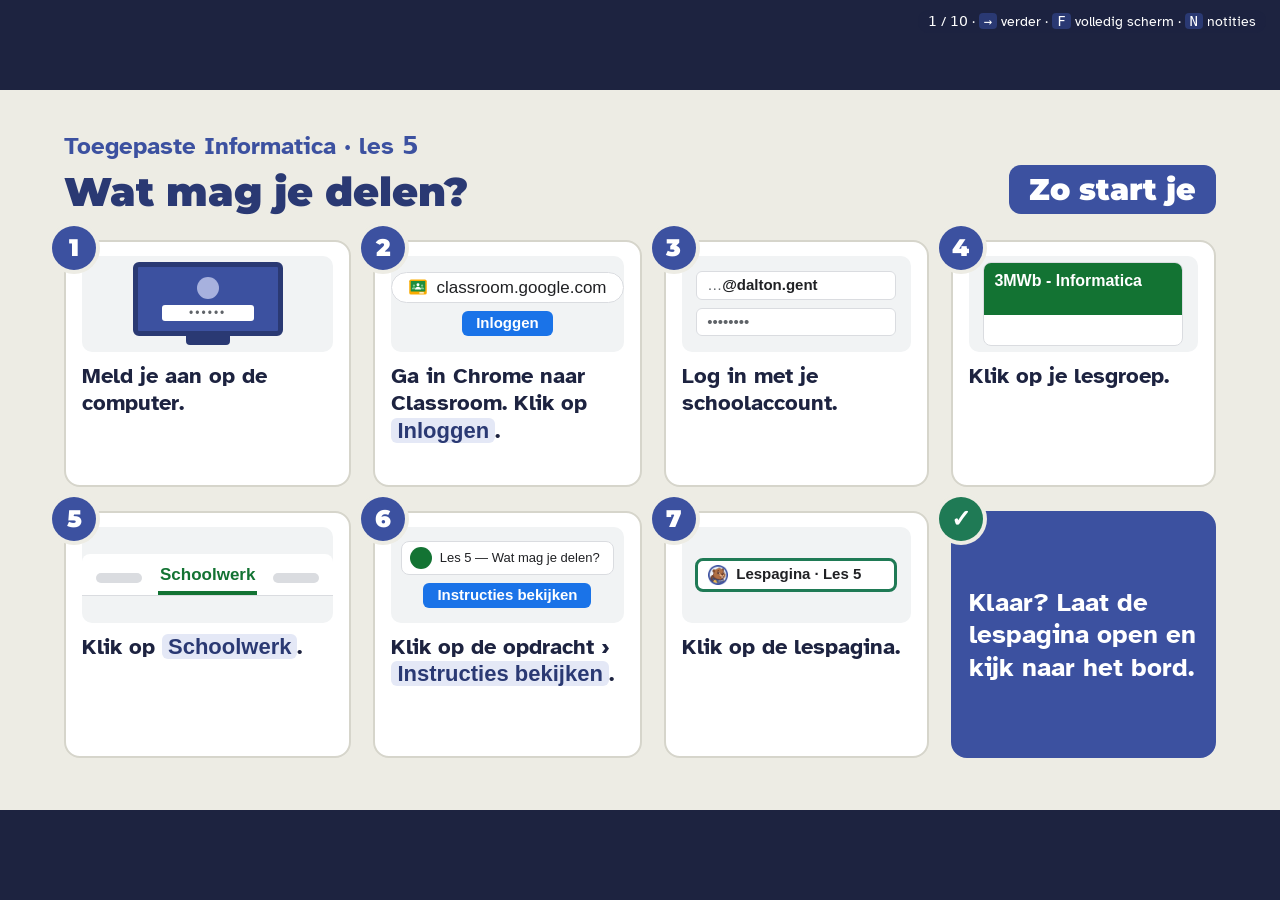
<file: presentatie.html>
<!DOCTYPE html>
<html lang="nl-BE">
<head>
  <meta charset="UTF-8">
  <meta name="viewport" content="width=device-width, initial-scale=1">
  <title>Wat mag je delen? · dia's · De Speelboom</title>
  <link rel="icon" href="assets/speelboom-icon.svg" type="image/svg+xml">
  <link rel="stylesheet" href="css/slides.css">
  <style>
    .klok { font-size: 22px; color: #4D5573; }
    .compact .two { flex: 0 0 auto; }
    .compact .panel p { margin-bottom: 10px; }
    .compact .panel p:last-child { margin-bottom: 0; }
    .steps1 { margin: 0; padding-left: 1.2em; }
    .steps1 li { font-size: 27px; margin-bottom: 10px; }
    .steps1 li:last-child { margin-bottom: 0; }
    .qhead { font-size: 26px; font-weight: 700; margin: 0 0 6px; line-height: 1.3; }
    .qcol .opt { font-size: 24px; padding: 7px 16px; }
    .slide[data-answer] .answer { margin-top: 10px; padding: 10px 16px; font-size: 23px; }
    /* dia 4: het eindproduct (de vijf onderdelen van deel 4) */
    .dbouw { background: #fff; border: 2px solid #A7B1DE; border-radius: 12px 12px 6px 6px; overflow: hidden; font-family: Arial, Helvetica, sans-serif; box-shadow: 0 8px 24px rgba(29,35,64,.14); }
    .db-kop { background: #E4E8F6; color: var(--navy-deep); font-weight: 700; font-size: 21px; padding: 7px 18px; }
    .db-rij { display: grid; grid-template-columns: 340px 1fr; gap: 16px; align-items: center; padding: 11px 18px; border-bottom: 1px dashed #D5DAEE; }
    .db-rij:last-child { border-bottom: 0; }
    .db-naam { display: flex; align-items: center; gap: 12px; font-weight: 700; color: var(--navy-deep); font-size: 25px; }
    .db-naam b { flex: none; width: 40px; height: 40px; border-radius: 50%; background: var(--navy); color: #fff; display: flex; align-items: center; justify-content: center; font-size: 22px; }
    .db-tekst { font-size: 24px; color: #202124; line-height: 1.25; }
    /* dia 5: toestemmingstabel */
    .toest-tab { width: 100%; border-collapse: collapse; background: #fff; font-family: Arial, sans-serif; font-size: 22px; border: 2px solid #A7B1DE; border-radius: 10px; overflow: hidden; margin-bottom: 14px; }
    .toest-tab th { background: #E4E8F6; color: var(--navy-deep); text-align: left; padding: 8px 14px; border: 1px solid #A7B1DE; font-size: 20px; }
    .toest-tab td { padding: 8px 14px; border: 1px solid #D5DAEE; }
    .ja { color: #1F7A55; font-weight: 700; }
    .nee { color: #A0372A; font-weight: 700; }
    .rij1 { display: grid; grid-template-columns: 1fr 1fr; gap: 20px; margin-top: 12px; }
    .rij1 .panel { font-size: 23px; padding: 14px 18px; }
    /* dia 6: discretieplicht */
    .kanalen { display: grid; grid-template-columns: 1fr 1fr; gap: 22px; margin-top: 10px; }
    .kanalen .panel { font-size: 24px; line-height: 1.35; }
    .kanalen .panel b { display: block; font-family: "Montserrat", Arial, sans-serif; font-size: 27px; margin-bottom: 6px; }
    .kanalen .panel.wel { border-left: 6px solid #1F7A55; }
    .kanalen .panel.wel b { color: #1F7A55; }
    .kanalen .panel.niet { border-left: 6px solid #A0372A; }
    .kanalen .panel.niet b { color: #A0372A; }
  </style>
</head>
<body>
<div class="hud"><span id="counter"></span> · <kbd>→</kbd> verder · <kbd>F</kbd> volledig scherm · <kbd>N</kbd> notities</div>
<div class="deck"><div class="stage">

<!-- 1 · vaste startdia -->
<section class="slide start">
  <div class="start-kop">
    <div>
      <p class="kicker">Toegepaste Informatica · les 5</p>
      <h1>Wat mag je delen?</h1>
    </div>
    <span class="start-zo">Zo start je</span>
  </div>
  <ol class="startroute">
    <li><div class="sr-beeld"><div class="pc-scherm"><span class="pc-avatar"></span><span class="pc-veld">••••••</span></div><div class="pc-voet"></div></div><span class="sr-tekst">Meld je aan op de computer.</span></li>
    <li><div class="sr-beeld"><span class="url-balk"><img class="logo" src="assets/logos/classroom.svg" alt="">classroom.google.com</span><span class="url-knop">Inloggen</span></div><span class="sr-tekst">Ga in Chrome naar Classroom. Klik op <span class="knop">Inloggen</span>.</span></li>
    <li><div class="sr-beeld"><span class="login-veld">…<b>@dalton.gent</b></span><span class="login-veld">••••••••</span></div><span class="sr-tekst">Log in met je schoolaccount.</span></li>
    <li><div class="sr-beeld"><div class="lesgroep"><span class="lesgroep-kop">3MWb - Informatica</span></div></div><span class="sr-tekst">Klik op je lesgroep.</span></li>
    <li><div class="sr-beeld"><div class="tabs"><span class="tab-grijs"></span><span class="tab-aan">Schoolwerk</span><span class="tab-grijs"></span></div></div><span class="sr-tekst">Klik op <span class="knop">Schoolwerk</span>.</span></li>
    <li><div class="sr-beeld"><span class="opdr-rij"><span class="opdr-ic"></span>Les 5 — Wat mag je delen?</span><span class="opdr-link">Instructies bekijken</span></div><span class="sr-tekst">Klik op de opdracht › <span class="knop">Instructies bekijken</span>.</span></li>
    <li><div class="sr-beeld"><span class="bijl-chip aan"><img class="logo" src="assets/logos/lespagina.webp" alt="">Lespagina · Les 5</span></div><span class="sr-tekst">Klik op de lespagina.</span></li>
    <li class="klaar">Klaar? Laat de lespagina open en kijk naar het bord.</li>
  </ol>
  <template class="note">
    <p><strong>Instructie, 0–1'. De vaste startdia</strong> (elke les dezelfde). Laat ze op het bord staan terwijl de leerlingen aanmelden.</p>
    <p>Het <strong>wachtwoord van de computers</strong> staat niet op de dia: de dia's staan openbaar online. Zeg het, of schrijf het op het bord.</p>
    <p>Ga verder zodra de meesten de lespagina open hebben.</p>
  </template>
</section>

<!-- 2 · lesstart -->
<section class="slide met-mascotte" data-answer>
  <img class="mascotte" src="assets/mascotte/dalton_denken.webp" alt="" width="240" height="240">
  <p class="kicker">Lesstart · 3 minuten</p>
  <h2>Weet je het nog?</h2>
  <div class="qcol">
    <p class="qhead">Kobe stuurde in de Speelboom-app aan <u>alle</u> ouders van De Eekhoorns:<br><em>“Lina en Daan waren vandaag weer superdruk trouwens.”</em> Waarom hoort die zin daar niet?</p>
    <div class="opts">
      <div class="opt"><span class="n">A</span>De zin is te kort voor een ouderbericht</div>
      <div class="opt right"><span class="n">B</span>Andere ouders hoeven niet te lezen hoe het met Lina en Daan ging</div>
      <div class="opt"><span class="n">C</span>In de Speelboom-app mag je nooit een voornaam typen</div>
    </div>
  </div>
  <p class="answer">Over één kind praat je alleen met de ouders van dat kind. Vandaag: wat mag je op stage wél en níét delen op foto's, in groepschats en in je stageverslag?</p>
  <template class="note">
    <p><strong>Lesstart (3'), ophalen uit les 4.</strong> Geformuleerd zodat ook wie de thuisles van ma 19-10 nog niet maakte meteen mee kan denken. Iedereen antwoordt tegelijk met 1, 2 of 3 vingers voor A, B of C; druk daarna op → voor het antwoord.</p>
    <p>Wie A of C kiest: <em>"Zouden de ouders van Lina het fijn vinden dat alle twintig gezinnen in de groep dat lezen?"</em></p>
  </template>
</section>

<!-- 3 · lesdoel -->
<section class="slide met-mascotte">
  <img class="mascotte" src="assets/mascotte/dalton_wijzen_links.webp" alt="" width="240" height="240">
  <p class="kicker">Ik doe · dia 1 van 4</p>
  <h2>Wat kan je straks?</h2>
  <ul class="rules">
    <li>Je beslist per foto of je ze mag <strong>maken</strong> en waar je ze mag <strong>delen</strong>.</li>
    <li>Je herkent welke gegevens niet in een <strong>groepschat</strong> horen, en je maakt een <strong>stageverslag</strong> onherkenbaar.</li>
    <li>Je schrijft <strong>vijf duidelijke afspraken</strong> voor je eigen stage in De Speelboom.</li>
  </ul>
  <p class="klok" style="margin-top:8px">Ik leg 5 minuten uit. Daarna werk je in je werkdocument <em>Privacyprotocol</em>.</p>
  <template class="note"><p><strong>Ik doe, 0'30".</strong> Lesdoel kort voorlezen, niet uitweiden.</p></template>
</section>

<!-- 4 · het eindproduct -->
<section class="slide compact">
  <p class="kicker">Ik doe · dia 2 van 4 · het eindproduct</p>
  <h2 style="margin-bottom:12px">Dit maak je vandaag: jouw privacyprotocol</h2>
  <div class="dbouw">
    <div class="db-kop">Deel 4 — Mijn privacyprotocol voor De Speelboom</div>
    <div class="db-rij"><span class="db-naam"><b>1</b>Foto's maken</span><span class="db-tekst">met welk toestel, en wat kijk je eerst na?</span></div>
    <div class="db-rij"><span class="db-naam"><b>2</b>Foto's delen</span><span class="db-tekst">waar mag een foto wel, en waar nooit?</span></div>
    <div class="db-rij"><span class="db-naam"><b>3</b>Klas-groepschat en thuis</span><span class="db-tekst">wat vertel je wel en niet over je stagedag?</span></div>
    <div class="db-rij"><span class="db-naam"><b>4</b>Mijn stageverslag</span><span class="db-tekst">hoe schrijf je over een kind zonder dat iemand het herkent?</span></div>
    <div class="db-rij"><span class="db-naam"><b>5</b>Bij twijfel of vraag</span><span class="db-tekst">wat zeg je aan een ouder over een ander kind, en wie helpt je?</span></div>
  </div>
  <template class="note">
    <p><strong>Ik doe, 1'30". Het eindproduct.</strong> Wijs de vijf onderdelen van deel 4 aan: <em>"Eerst oefen je op foto's (deel 1), gesprekken en groepschats (deel 2) en het anonimiseren van een stageverslag (deel 3). Daarna vat je alles samen in deze vijf afspraken voor je stage."</em></p>
  </template>
</section>

<!-- 5 · demo 1: portretrecht en rij a van deel 1 -->
<section class="slide compact">
  <p class="kicker">Ik doe · dia 3 van 4 · demo: kijk in de tabel bij Speelboom-app</p>
  <h2 style="margin-bottom:10px">Portretrecht: toestemming geldt per plek</h2>
  <table class="toest-tab">
    <tr><th>Kind in De Eekhoorns</th><th>In de Speelboom-app</th><th>Openbare Facebookpagina</th><th>Stageverslag voor school</th></tr>
    <tr><td><strong>Nora Peeters</strong> (7 jaar)</td><td class="ja">JA</td><td class="nee">NEE</td><td class="ja">JA</td></tr>
    <tr><td><strong>Ilyas Benali</strong> (8 jaar)</td><td class="ja">JA</td><td class="ja">JA</td><td class="nee">NEE</td></tr>
    <tr><td><strong>Finn Jacobs</strong> (6 jaar)</td><td class="nee">NEE</td><td class="nee">NEE</td><td class="nee">NEE</td></tr>
  </table>
  <p style="font-size:24px;margin:0 0 8px"><strong>Rij a van deel 1:</strong> Je neemt met de tablet van De Speelboom een foto van <strong>Nora, Ilyas en Finn samen</strong> voor in de Speelboom-app.</p>
  <div class="rij1">
    <div class="panel reveal-item"><strong>Mag dit?</strong> <span class="nee">Nee</span></div>
    <div class="panel reveal-item"><strong>Waarom?</strong> De ouders van Finn gaven geen toestemming voor de Speelboom-app.</div>
  </div>
  <template class="note">
    <p><strong>Ik doe, 2' — hardop denkend.</strong> Leg eerst het principe uit: <em>"Voor een foto heb je toestemming van de ouders nodig om ze te maken én per plek waar je ze deelt. En je fotografeert alleen met de tablet van De Speelboom, nooit met je eigen gsm."</em></p>
    <p>Lees dan rij a en wijs de kolom <em>In de Speelboom-app</em> aan: <em>"Nora: JA. Ilyas: JA. Finn: NEE. Finn staat mee op de groepsfoto, dus die foto mag niet in de Speelboom-app."</em> Druk twee keer op →. Dit staat al ingevuld in deel 1.</p>
  </template>
</section>

<!-- 6 · demo 2: discretieplicht en rij a van deel 2 -->
<section class="slide compact met-mascotte">
  <img class="mascotte" src="assets/mascotte/dalton_letop.webp" alt="" width="240" height="240">
  <p class="kicker">Ik doe · dia 4 van 4 · demo: discretieplicht</p>
  <h2 style="margin-bottom:10px">Met wie praat je over een kind?</h2>
  <div class="kanalen" style="max-width:920px">
    <div class="panel wel"><b>Wel · intern in het team</b>Je mentor Lien en je collega's in De Speelboom, als zij het moeten weten om het kind te begeleiden.</div>
    <div class="panel niet"><b>Niet · buitenstaanders</b>De WhatsApp-groepschat van je klas, op de bus, thuis aan tafel, of de ouders van een ander kind.</div>
  </div>
  <div class="panel reveal-item" style="margin-top:16px;max-width:920px;font-size:23px">
    <strong>Rij a van deel 2:</strong> Kobe typt in de klas-WhatsApp dat <em>Ilyas Benali om 14 uur zijn Rilatine moest nemen</em> → <span class="nee">Nee</span>: naam en medicatie zijn gevoelige gegevens; die deel je nooit in een groepschat.
  </div>
  <template class="note">
    <p><strong>Ik doe, 1'.</strong> Zet links en rechts naast elkaar: intern met je mentor Lien overleggen hoort bij je werk; daarbuiten geldt je <strong>discretieplicht</strong> (en in een woonzorgcentrum of ziekenhuis zelfs het wettelijke <strong>beroepsgeheim</strong>). Druk op → voor rij a van deel 2.</p>
  </template>
</section>

<!-- 7 · controle -->
<section class="slide" data-answer>
  <p class="kicker">Controle · iedereen antwoordt</p>
  <h2>Mag deze foto op jouw TikTok of Instagram?</h2>
  <div class="qcol">
    <p class="qhead">De ouders van Nora gaven toestemming voor foto's in de Speelboom-app. Mag jij een leuke foto van Nora op je eigen TikTok of Instagram zetten?</p>
    <div class="opts">
      <div class="opt"><span class="n">A</span>Ja, want haar ouders gaven toestemming voor foto's</div>
      <div class="opt right"><span class="n">B</span>Nee, toestemming geldt per plek en op eigen sociale media zet je nooit iets uit de opvang</div>
      <div class="opt"><span class="n">C</span>Ja, als je haar gezicht een beetje vaag maakt</div>
    </div>
  </div>
  <p class="answer">Toestemming voor de Speelboom-app telt alleen daar. En op je eigen sociale media komt nooit een foto uit de opvang.</p>
  <template class="note">
    <p><strong>Controle (1'). Iedereen antwoordt tegelijk</strong> met 1, 2 of 3 vingers. Wie A of C kiest, neem je na stap 1 even mee bij het begin van stap 2.</p>
  </template>
</section>

<!-- 8 · samen stap 1 -->
<section class="slide">
  <p class="kicker">Samen · 3 minuten</p>
  <h2>Iedereen doet stap 1</h2>
  <div class="panel">
    <ol class="steps1">
      <li>Open de lespagina. Klik op <strong>Stap 1 · Klaarzetten</strong>.</li>
      <li>Open je werkdocument <strong>Privacyprotocol</strong> (rechts bij <em>Jouw werk</em>) en lees het kader bovenaan.</li>
      <li>Klaar? Steek je <strong>duim</strong> op.</li>
    </ol>
  </div>
  <template class="note">
    <p><strong>Samen (3').</strong> Loop rond: heeft iedereen de lespagina én de eigen kopie van <em>Privacyprotocol</em> (met de eigen naam in de titel) open in twee tabbladen?</p>
    <p>Zeg één zin over <em>Toon stapjes</em>: <em>"Wil je per stap een beeld zien van waar je klikt of typt? Klik op Toon stapjes."</em></p>
  </template>
</section>

<!-- 9 · zo werk je verder -->
<section class="slide compact met-mascotte">
  <img class="mascotte" src="assets/mascotte/dalton_laptop.webp" alt="" width="240" height="240">
  <p class="kicker">Keuzewerktijd · <span class="eindtijd">40 minuten</span></p>
  <h2>Zo werk je verder</h2>
  <div class="two" style="grid-template-columns: 1.6fr 1fr">
    <div>
      <ol class="steps1 kloklijst" data-lesmomenten="2026-11-09/15.25/16.15/3MWb/9" data-beltijden="8.25-9.15 9.15-10.05 10.25-11.15 11.15-12.05 12.05-12.55 13.45-14.35 14.35-15.25 15.25-16.15 16.15-17.05">
        <li data-min="3" data-samen>Klaarzetten <span class="klok tijd">samen &#10003;</span></li>
        <li data-min="8">Welke foto mag waar? <span class="klok tijd">8'</span></li>
        <li data-min="7">In de groepschat of aan tafel <span class="klok tijd">7'</span></li>
        <li data-min="8">Een stageverslag anonimiseren <span class="klok tijd">8'</span></li>
        <li data-min="8">Jouw privacyprotocol <span class="klok tijd">8'</span></li>
        <li data-min="6">Nalezen en inleveren <span class="klok tijd">6'</span></li>
      </ol>
    </div>
    <div class="panel navy">
      <p style="font-size:25px"><strong>Vast?</strong></p>
      <p style="font-size:26px">1. <em>Toon stapjes</em><br>2. Je buur<br>3. Ik</p>
      <p style="margin-top:14px;font-size:22px">Vink af in de <strong>checklist</strong>.</p>
    </div>
  </div>
  <p class="klok" style="margin-top:18px;font-size:25px">
    <strong>Alles staat in de opdracht in <span class="met-logo"><img class="logo" src="assets/logos/classroom.svg" alt="">Google Classroom</span></strong> <em>Les 5 — Wat mag je delen?</em>: de lespagina en rechts onder <em>Jouw werk</em> je werkdocument Privacyprotocol.
    Je levert je <strong>werkdocument</strong> in.<br>Adres: jonasdaltongent.github.io/Privacy-Speelboom/</p>
  <template class="note">
    <p><strong>Keuzewerktijd.</strong> Laat deze dia staan zolang ze werken. De kloktijden komen uit de planning; <strong>T</strong> rekent opnieuw vanaf nu.</p>
    <p>Eerste rondgang: typt iedereen in de lichtblauwe vakken van deel 1 en 2, met een reden uit het kader? Tweede rondgang (rond stap 4 en 5): zijn in het verslag van Kobe ook het adres, de pinda-allergie/ADHD en de naam van de mama weg? En staan in deel 4 vijf concrete afspraken?</p>
    <p>Wie vraagt hoe hij inlevert: kijk eerst onder de drie vragen van de zelftest in stap 6.</p>
  </template>
</section>

<!-- 10 · exitvraag -->
<section class="slide met-mascotte" data-answer>
  <img class="mascotte" src="assets/mascotte/dalton_hulp.webp" alt="" width="240" height="240">
  <p class="kicker">Afsluiten · laatste minuut</p>
  <h2 style="margin-bottom:10px">Eén vraag voor je vertrekt</h2>
  <div class="qcol">
    <p class="qhead">In De Speelboom geldt de <strong>discretieplicht</strong>. Wat geldt er voor wie stage loopt in een woonzorgcentrum of ziekenhuis?</p>
    <div class="opts">
      <div class="opt"><span class="n">A</span>Alleen beleefdheid, er is daar geen regel</div>
      <div class="opt right"><span class="n">B</span>Het wettelijke beroepsgeheim: wie dat schendt, is strafbaar</div>
      <div class="opt"><span class="n">C</span>Dat je ook met je stagementor niets mag bespreken</div>
    </div>
  </div>
  <p class="answer">In de zorg geldt het wettelijke beroepsgeheim (nog strenger dan discretieplicht). Dezelfde vraag staat in deel 5 van je werkdocument.</p>
  <p style="margin-top:6px;font-size:25px"><strong>Vertrek je? Log uit, of druk op Windows + L.</strong><br>Volgende les: <strong>Samenwerken aan één stagetaak</strong>.</p>
  <template class="note">
    <p><strong>Afsluiting, laatste minuut van de keuzewerktijd.</strong> Laat twee of drie leerlingen antwoorden en druk op → voor het antwoord.</p>
    <p>Zeg mondeling dat wie niet klaar is, toch inlevert (of thuis afwerkt vóór vrijdag 20.00 uur).</p>
    <p><strong>Vertrekken:</strong> iedereen logt uit, of drukt op Windows + L.</p>
  </template>
</section>

</div></div>
<div class="notes" id="notes"></div>
<script src="js/slides.js"></script>
</body>
</html>
</file>
<file: css/style.css>
/* ==========================================================================
   Les <nr> · <titel> (<context>) — leerlingentool
   Toegepaste Informatica · 2de graad Organisatie en logistiek
   (arbeidsmarktgerichte finaliteit) · GO! Dalton Gent · ORLO
   Overgenomen uit les 2 van 3MWWE (versie 2.1, met het filmpje bij Hulp nodig?).

   Opbouw naar het voorbeeld van PedalPro (rustig, één ding tegelijk):
     links   de route (stappenlijst, altijd zichtbaar)
     midden  één stap: titel · één zin · wat moet je doen · één tip · klaar als
     rechts  de checklist met concrete taken (altijd zichtbaar)
   Op een half scherm (< 900 px) staat alles onder elkaar en toont de checklist
   alleen de taken van de stap waarin je zit.

   Huisstijl: Dalton-kleuren. Geen externe bestanden: lettertypes staan in
   assets/fonts (OFL-licentie), pictogrammen staan als SVG in index.html.
   ========================================================================== */

@font-face { font-family: "Atkinson"; src: url("../assets/fonts/atkinson-regular.woff2") format("woff2"); font-weight: 400; font-style: normal; font-display: swap; }
@font-face { font-family: "Atkinson"; src: url("../assets/fonts/atkinson-bold.woff2") format("woff2"); font-weight: 700; font-style: normal; font-display: swap; }
@font-face { font-family: "Atkinson"; src: url("../assets/fonts/atkinson-italic.woff2") format("woff2"); font-weight: 400; font-style: italic; font-display: swap; }
/* Atkinson tekent de nul met een schuine streep (lijkt op Ø). Cijfers daarom uit een systeemlettertype. */
@font-face { font-family: "Atkinson"; src: local("Segoe UI"), local("SegoeUI"), local("Arial"), local("Helvetica"), local("Roboto"); font-weight: 400; unicode-range: U+0030-0039; }
@font-face { font-family: "Atkinson"; src: local("Segoe UI Bold"), local("SegoeUI-Bold"), local("Arial Bold"), local("Arial-BoldMT"), local("Helvetica Bold"), local("Roboto Bold"); font-weight: 700; unicode-range: U+0030-0039; }
/* ook schuin: anders wordt "16.30 uur" in een cursief citaat 16.3Ø (MW les 4, 13-10-2026) */
@font-face { font-family: "Atkinson"; src: local("Segoe UI Italic"), local("SegoeUI-Italic"), local("Arial Italic"), local("Arial-ItalicMT"), local("Helvetica Oblique"), local("Helvetica-Oblique"), local("Roboto Italic"), local("Roboto-Italic"); font-weight: 400; font-style: italic; unicode-range: U+0030-0039; }
@font-face { font-family: "Montserrat"; src: url("../assets/fonts/montserrat-heavy.woff2") format("woff2"); font-weight: 700 900; font-style: normal; font-display: swap; }

:root {
  /* Dalton Gent-huisstijl */
  --navy: #3C51A0;
  --navy-deep: #2A3973;
  --peri: #A7B1DE;
  --peri-soft: #EEF0F9;
  --blush: #FCD6CF;
  --blush-soft: #FEF3F0;
  --paper: #FFFFFF;
  --bg: #F4F5F9;

  --ink: #1D2340;
  --muted: #545B78;
  --line: #E1E3EC;

  --ok: #1F7A55;
  --ok-soft: #EAF6F0;
  --warn: #A0372A;
  --warn-soft: #FDF1EE;
  --tip: #8A5A00;
  --tip-soft: #FFF7E3;

  --radius: 16px;
  --radius-sm: 10px;
  --shadow: 0 1px 2px rgba(29, 35, 64, .05), 0 6px 20px rgba(29, 35, 64, .06);

  --body: "Atkinson", "Segoe UI", Arial, sans-serif;
  --head: "Montserrat", "Segoe UI", Arial, sans-serif;
  --mono: "Courier New", Consolas, monospace;
}

* { box-sizing: border-box; }
html { -webkit-text-size-adjust: 100%; }
body {
  margin: 0;
  font-family: var(--body);
  font-size: 17px;
  line-height: 1.6;
  color: var(--ink);
  background: var(--bg);
}
h1, h2, h3 { font-family: var(--head); color: var(--navy-deep); line-height: 1.2; margin: 0; }
p { margin: 0 0 .8rem; }
p:last-child { margin-bottom: 0; }
a { color: var(--navy); }
code { font-family: var(--mono); font-size: .92em; background: var(--peri-soft); padding: .05rem .3rem; border-radius: 5px; overflow-wrap: anywhere; }
:focus-visible { outline: 3px solid var(--navy); outline-offset: 2px; border-radius: 6px; }
[hidden] { display: none !important; }

/* Pictogrammen (SVG-symbolen bovenaan index.html) */
.ic { width: 1.15em; height: 1.15em; flex-shrink: 0; fill: none; stroke: currentColor; stroke-width: 2; stroke-linecap: round; stroke-linejoin: round; vertical-align: -.2em; }

/* Knop- en toetsnamen */
.ui { font-weight: 700; color: var(--navy-deep); background: var(--peri-soft); padding: 0 .35rem; border-radius: 5px; white-space: nowrap; }
.key { display: inline-block; font-weight: 700; font-size: .9em; border: 1px solid #C4C7D4; border-bottom-width: 3px; border-radius: 6px; background: #fff; padding: 0 .35rem; white-space: nowrap; }

/* ---------- Kopbalk ---------- */
.topbar { background: var(--paper); border-bottom: 1px solid var(--line); }
.topbar-inner { max-width: 1440px; margin: 0 auto; padding: .7rem 1.2rem; display: flex; align-items: center; gap: 1rem; }
.brand { display: flex; align-items: center; gap: .9rem; text-decoration: none; min-width: 0; }
.brand img { height: 36px; width: auto; display: block; flex-shrink: 0; }
.brand-lesson { font-family: var(--head); font-weight: 800; font-size: 1rem; color: var(--navy-deep); white-space: nowrap; overflow: hidden; text-overflow: ellipsis; padding-left: .9rem; border-left: 1px solid var(--line); }
.topbar-spacer { flex: 1; }
.dalton-mark { height: 30px; width: auto; display: block; }

/* ---------- Drie kolommen ---------- */
.layout {
  max-width: 1440px; margin: 0 auto; padding: 1.25rem 1.2rem 3rem;
  display: grid; grid-template-columns: 250px minmax(0, 1fr) 300px; gap: 1.25rem; align-items: start;
}

/* ---------- Links: de route ---------- */
.route { background: var(--paper); border-radius: var(--radius); box-shadow: var(--shadow); padding: 1rem .75rem; position: sticky; top: 1rem; }
.route-title { font-size: .78rem; font-weight: 700; letter-spacing: .08em; text-transform: uppercase; color: var(--muted); padding: 0 .6rem .5rem; margin: 0; }
.route-group { font-size: .78rem; font-weight: 700; color: var(--navy); background: var(--peri-soft); border-radius: 8px; padding: .3rem .6rem; margin: .8rem .3rem .35rem; }
.nav-btn {
  display: flex; align-items: center; gap: .7rem; width: 100%;
  font: inherit; font-size: .97rem; text-align: left; color: var(--ink);
  background: none; border: 0; border-radius: var(--radius-sm); padding: .5rem .6rem; cursor: pointer;
  position: relative;
}
.nav-btn:hover { background: var(--peri-soft); }
.nav-num {
  width: 1.9rem; height: 1.9rem; border-radius: 50%; flex-shrink: 0;
  display: inline-flex; align-items: center; justify-content: center;
  background: #ECEDF3; color: var(--muted); font-weight: 700; font-size: .9rem;
}
.nav-btn[aria-current="step"] { background: var(--peri-soft); font-weight: 700; color: var(--navy-deep); }
.nav-btn[aria-current="step"]::before { content: ""; position: absolute; left: -.75rem; top: .45rem; bottom: .45rem; width: 4px; border-radius: 0 4px 4px 0; background: var(--navy); }
.nav-btn[aria-current="step"] .nav-num { background: var(--navy); color: #fff; }
.nav-btn.done .nav-num { background: var(--ok); color: #fff; }
.nav-btn .nav-check { display: none; }
.nav-btn.done .nav-check { display: block; }
.nav-btn.done .nav-n { display: none; }
.nav-btn.extra .nav-num { background: var(--blush-soft); color: var(--warn); border: 1px dashed #E7A99C; }

/* ---------- Midden: één stap ---------- */
.pane { display: none; }
.pane.active { display: block; }
.card { background: var(--paper); border-radius: var(--radius); box-shadow: var(--shadow); overflow: hidden; }
.card-head { padding: 1.4rem 1.8rem 1.2rem; border-bottom: 1px solid var(--line); background: linear-gradient(180deg, #FBFBFE, #fff); }
.tags { display: flex; flex-wrap: wrap; gap: .45rem; margin-bottom: .65rem; }
.tag { display: inline-flex; align-items: center; gap: .35rem; font-size: .8rem; font-weight: 700; border-radius: 99px; padding: .2rem .7rem; }
.tag-step { background: var(--navy); color: #fff; }
.tag-where { background: var(--peri-soft); color: var(--navy-deep); }
.tag-extra { background: var(--blush); color: var(--warn); }
.card-head h1, .card-head h2 { font-size: 1.55rem; font-weight: 800; }
.card-body { padding: 1.5rem 1.8rem 1.6rem; }

.intro { font-size: 1.05rem; color: var(--muted); margin-bottom: 1.3rem; }

/* "Wat moet je doen?" */
.todo-box { background: #FAFAFD; border: 1px solid var(--line); border-radius: var(--radius-sm); padding: 1.1rem 1.25rem; }
.todo-box h3 { display: flex; align-items: center; gap: .5rem; font-size: 1rem; margin-bottom: .8rem; }
.todo { list-style: none; counter-reset: act; padding: 0; margin: 0; }
.todo > li { counter-increment: act; position: relative; padding-left: 2.4rem; margin-bottom: .85rem; }
.todo > li:last-child { margin-bottom: 0; }
.todo > li::before {
  content: counter(act); position: absolute; left: 0; top: .05rem;
  width: 1.65rem; height: 1.65rem; border-radius: 50%;
  background: var(--navy); color: #fff; font-weight: 700; font-size: .85rem;
  display: flex; align-items: center; justify-content: center;
}
.todo .sub { display: block; color: var(--muted); font-size: .93rem; margin-top: .2rem; }
/* knop naar een bestand in een stap (stap 3: het zip-bestand uit de opdracht), op een eigen regel */
.todo .btn-dl { display: flex; width: fit-content; margin: .45rem 0 .15rem; }

/* Eén tip per stap */
.tip { display: flex; gap: .7rem; align-items: flex-start; background: var(--tip-soft); border-radius: var(--radius-sm); padding: .85rem 1rem; margin-top: 1.1rem; }
.tip .ic { color: var(--tip); margin-top: .15rem; }
.tip.warn { background: var(--warn-soft); }
.tip.warn .ic { color: var(--warn); }

/* Hulp: dichtgeklapt, alleen voor wie het nodig heeft */
.help { margin-top: 1rem; border: 1px solid var(--line); border-radius: var(--radius-sm); }
.help summary { cursor: pointer; padding: .7rem 1rem; font-weight: 700; color: var(--navy); list-style: none; display: flex; align-items: center; gap: .5rem; }
.help summary::-webkit-details-marker { display: none; }
.help summary::after { content: "+"; margin-left: auto; font-size: 1.2rem; line-height: 1; color: var(--muted); }
.help[open] summary::after { content: "–"; }
.help-body { padding: 0 1rem .9rem; }
.help-body > :last-child { margin-bottom: 0; }

/* "Klaar als" */
.result { display: flex; gap: .7rem; align-items: flex-start; background: var(--ok-soft); border-radius: var(--radius-sm); padding: .85rem 1rem; margin: 1.1rem 0 0; }
.result .ic { color: var(--ok); margin-top: .15rem; }

/* Vorige / volgende */
.card-nav { display: flex; justify-content: space-between; gap: .75rem; padding: 1rem 1.8rem 1.4rem; }
.btn {
  display: inline-flex; align-items: center; gap: .4rem;
  font: inherit; font-weight: 700; font-size: .95rem; cursor: pointer; text-decoration: none;
  background: var(--paper); color: var(--navy-deep); border: 2px solid var(--line); border-radius: 99px; padding: .5rem 1.1rem;
}
.btn:hover { border-color: var(--peri); }
.btn-primary { background: var(--navy); border-color: var(--navy); color: #fff; margin-left: auto; }
.btn-primary:hover { background: var(--navy-deep); border-color: var(--navy-deep); }

/* ---------- Rechts: de checklist ---------- */
.checklist { background: var(--paper); border-radius: var(--radius); box-shadow: var(--shadow); position: sticky; top: 1rem; max-height: calc(100vh - 2rem); display: flex; flex-direction: column; overflow: hidden; }
.cl-head { background: var(--navy); color: #fff; padding: 1rem 1.2rem; }
.cl-head h2 { color: #fff; font-size: 1.05rem; margin-bottom: .55rem; }
.cl-bar { height: 8px; background: rgba(255, 255, 255, .25); border-radius: 99px; overflow: hidden; }
.cl-fill { height: 100%; width: 0; background: #fff; border-radius: 99px; transition: width .3s; }
.cl-count { font-size: .85rem; margin: .45rem 0 0; opacity: .9; }
.cl-body { overflow-y: auto; padding: .6rem 1rem 1rem; }
.cl-group { padding: .5rem 0; border-bottom: 1px solid var(--line); }
.cl-group:last-child { border-bottom: 0; }
.cl-group h3 { font-family: var(--body); font-size: .8rem; font-weight: 700; letter-spacing: .04em; text-transform: uppercase; color: var(--muted); margin: .3rem 0 .35rem; }
.cl-group.done h3 { color: var(--ok); }
.cl-group.current h3 { color: var(--navy); }
.cl-item { display: flex; gap: .6rem; align-items: flex-start; padding: .3rem .2rem; border-radius: 8px; cursor: pointer; font-size: .95rem; line-height: 1.4; }
.cl-item:hover { background: var(--peri-soft); }
.cl-item input { width: 20px; height: 20px; margin: .05rem 0 0; accent-color: var(--ok); flex-shrink: 0; cursor: pointer; }
.cl-item input:checked + span { color: var(--muted); text-decoration: line-through; text-decoration-color: rgba(84, 91, 120, .5); }
.cl-foot { padding: .7rem 1rem 1rem; border-top: 1px solid var(--line); display: flex; flex-wrap: wrap; gap: .5rem; align-items: center; }
.cl-foot .btn { font-size: .85rem; padding: .35rem .8rem; }
.cl-note { font-size: .8rem; color: var(--muted); margin: 0; flex-basis: 100%; }
.cl-toggle { display: none; }

/* ---------- Filmpje in Hulp nodig? ---------- */
.help-video { margin: .6rem 0 .8rem; }
.help-video video { width: 100%; max-width: 640px; height: auto; display: block; background: #000;
  border: 1px solid var(--line); border-radius: var(--radius-sm); }
.help-video figcaption { font-size: .88rem; color: var(--muted); margin-top: .3rem; }
/* instructiefilmpje bij een stap: speelt vanzelf, zonder geluid, en herhaalt zich */
.clip { margin: 1rem 0 0; }
.clip video { width: 100%; max-width: 760px; height: auto; display: block; background: #fff;
  border: 1px solid var(--line); border-radius: var(--radius-sm); }
.clip figcaption { font-size: .88rem; color: var(--muted); margin-top: .3rem; }

/* ---------- Startpagina ---------- */
.werkwijze { display: grid; grid-template-columns: repeat(3, minmax(0, 1fr)); gap: .8rem; margin: 0 0 .4rem; }
.werk-tegel { background: #FAFAFD; border: 1px solid var(--line); border-radius: var(--radius-sm); padding: .9rem 1rem; }
.werk-tegel .ic { width: 1.6rem; height: 1.6rem; color: var(--navy); margin-bottom: .35rem; display: block; }
.werk-tegel strong { display: block; color: var(--navy-deep); }
.werk-tegel span { font-size: .92rem; color: var(--muted); }
.werk-tegel.inleveren { background: var(--ok-soft); border-color: #BFE3D1; }
.werk-tegel.inleveren .ic { color: var(--ok); }
.doelen { margin: 0; padding-left: 1.2rem; }
.doelen li { margin-bottom: .3rem; }
.start-cta { text-align: center; margin-top: 1.4rem; }
.start-cta .btn-primary { margin-left: 0; font-size: 1.05rem; padding: .7rem 1.6rem; }
.sec { font-size: 1.02rem; margin: 1.4rem 0 .6rem; }
.sec:first-child { margin-top: 0; }

/* ---------- Theoriekaart ---------- */
.t-grid { display: grid; grid-template-columns: repeat(2, minmax(0, 1fr)); gap: .9rem; }
.t-card { border: 1px solid var(--line); border-radius: var(--radius-sm); padding: 1rem 1.1rem; font-size: .95rem; }
.t-card h3 { display: flex; align-items: center; gap: .55rem; font-size: 1rem; margin-bottom: .55rem; }
.t-card h3 .ic { width: 2rem; height: 2rem; padding: .4rem; border-radius: 9px; background: var(--peri-soft); color: var(--navy); }
.t-card ul { margin: 0; padding-left: 1.1rem; }
.t-card li { margin-bottom: .25rem; }
.t-card li:last-child { margin-bottom: 0; }
.t-card.wide { grid-column: 1 / -1; }
.t-card.warn h3 .ic { background: var(--warn-soft); color: var(--warn); }
.t-rows { width: 100%; border-collapse: collapse; }
.t-rows th, .t-rows td { text-align: left; vertical-align: top; padding: .3rem .4rem .3rem 0; border-bottom: 1px solid var(--line); }
.t-rows tr:last-child th, .t-rows tr:last-child td { border-bottom: 0; }
.t-rows th { white-space: nowrap; padding-right: .8rem; color: var(--navy-deep); }
.t-os { margin: .5rem 0 0; }  /* korte slotregel onder een kaartje */

/* ---------- Mappenboom ---------- */
.tree { font-family: Arial, Helvetica, sans-serif; font-size: .95rem; line-height: 1.75; background: #fff; border: 1px solid var(--line); border-radius: var(--radius-sm); padding: .8rem 1rem; margin: 1rem 0 0; }
.tree ul { list-style: none; margin: 0; padding-left: 1.4rem; border-left: 1px dotted var(--peri); }
.tree > ul { padding-left: 0; border-left: 0; }
.tree .fold::before { content: "📁 "; }
.tree .hint-txt { color: var(--muted); font-size: .86rem; }

/* ---------- Naamkaart ---------- */
.nameplate { border: 2px solid var(--navy); border-radius: var(--radius-sm); overflow: hidden; margin: 0 0 1.2rem; }
.nameplate-head { background: var(--navy); color: #fff; font-weight: 700; padding: .45rem 1rem; font-size: .92rem; }
.nameplate-body { padding: .9rem 1rem; }
.fname { font-family: var(--mono); font-size: 1.02rem; font-weight: 700; display: block; margin-bottom: .6rem; overflow-wrap: anywhere; background: none; padding: 0; }
.fname .d { background: #E4E8F6; padding: 0 .15rem; border-radius: 3px; }
.fname .o { background: #FCD6CF; padding: 0 .15rem; border-radius: 3px; }
.fname .v { background: #DDF1E6; padding: 0 .15rem; border-radius: 3px; }
.legend-name { list-style: none; padding: 0; margin: 0; font-size: .93rem; }
.legend-name li { padding-left: 1.5rem; position: relative; margin-bottom: .2rem; }
.legend-name li::before { content: "■"; position: absolute; left: 0; }
.legend-name li.d::before { color: #A7B1DE; }
.legend-name li.o::before { color: #F2A99C; }
.legend-name li.v::before { color: #9CCFB6; }

/* Kleine tabel in een stap */
.mini { width: 100%; border-collapse: collapse; font-size: .94rem; margin-top: 1rem; }
.mini th, .mini td { text-align: left; vertical-align: top; padding: .4rem .5rem; border-bottom: 1px solid var(--line); }
.mini tr:last-child td { border-bottom: 0; }
.mini th { color: var(--muted); font-size: .85rem; }
.mini td:first-child { font-weight: 700; white-space: nowrap; color: var(--navy-deep); }

/* ---------- Zelftest ---------- */
.quiz { margin: 0 0 1.3rem; }
.quiz-q { margin: 0 0 .8rem; padding: .9rem 1rem; background: #FAFAFD; border: 1px solid var(--line); border-radius: var(--radius-sm); }
.quiz-q > p:first-child { font-weight: 700; margin-bottom: .5rem; }
.opts { display: flex; flex-direction: column; gap: .4rem; }
.quiz-q button { font: inherit; text-align: left; cursor: pointer; background: #fff; border: 2px solid var(--line); border-radius: 8px; padding: .45rem .75rem; }
.quiz-q button:hover { border-color: var(--peri); }
.quiz-q button.right { border-color: var(--ok); background: var(--ok-soft); }
.quiz-q button.wrong { border-color: var(--warn); background: var(--warn-soft); }
.quiz-q .feedback { margin: .5rem 0 0; font-weight: 700; min-height: 1.2em; font-size: .93rem; }

/* ---------- Screenshot-plaatsen ---------- */
figure.shot { margin: 1rem 0 0; display: none; }
figure.shot.loaded { display: block; }
figure.shot img { max-width: 100%; height: auto; border: 1px solid var(--line); border-radius: var(--radius-sm); display: block; }
figure.shot figcaption { font-size: .88rem; color: var(--muted); margin-top: .3rem; }
body.teacher figure.shot:not(.loaded) { display: block; border: 2px dashed #E7A99C; background: var(--blush-soft); border-radius: var(--radius-sm); padding: .7rem .9rem; font-size: .88rem; color: var(--warn); }
.teacher-banner { display: none; }
body.teacher .teacher-banner { display: block; background: #7A2E22; color: #fff; text-align: center; padding: .35rem; font-weight: 700; font-size: .9rem; }

/* ---------- Klaar! ---------- */
.klaar-overlay { position: fixed; inset: 0; background: rgba(29, 35, 64, .45); display: flex; align-items: center; justify-content: center; padding: 1rem; z-index: 50; }
.klaar-card { background: #fff; border-radius: var(--radius); box-shadow: 0 20px 60px rgba(0, 0, 0, .25); max-width: 460px; width: 100%; padding: 1.8rem; text-align: center; }
.klaar-card > .ic { width: 3rem; height: 3rem; color: var(--ok); margin-bottom: .6rem; }
.klaar-card h2 { font-size: 1.4rem; margin-bottom: .6rem; }
.klaar-card .btn { margin-top: 1rem; }

footer.site { max-width: 1440px; margin: 0 auto; padding: 0 1.2rem 2rem; font-size: .85rem; color: var(--muted); }

/* ==========================================================================
   Startpagina: "Wat heb je nodig?" in beelden (sinds 09-10-2026, _afspraken/lespagina.md)
   De beelden zijn tekeningen in HTML en CSS, geen schermafbeeldingen.
   ========================================================================== */
.nodig { list-style: none; counter-reset: nodig; margin: .2rem 0 0; padding: 0; display: grid; grid-template-columns: repeat(3, minmax(0, 1fr)); gap: 1.6rem; }
.nodig-item { counter-increment: nodig; position: relative; display: flex; flex-direction: column; }
.nodig-item::before { content: counter(nodig); position: absolute; top: -.55rem; left: -.55rem; z-index: 1; width: 1.8rem; height: 1.8rem; border-radius: 50%; background: var(--navy); color: #fff; font-weight: 700; font-size: .95rem; display: flex; align-items: center; justify-content: center; box-shadow: 0 0 0 3px #fff; }
.nodig-item.inleveren::before { background: var(--ok); }
.nodig-item + .nodig-item::after { content: "→"; position: absolute; left: -1.3rem; top: 3.4rem; color: var(--navy); font-size: 1.2rem; font-weight: 700; line-height: 1; }
.nodig-naam { font-weight: 700; color: var(--navy-deep); margin: .65rem 0 .1rem; line-height: 1.3; }
.nodig-uitleg { font-size: .93rem; color: var(--muted); margin: 0; }
.nodig-item.inleveren .nodig-uitleg { color: var(--ok); font-weight: 700; }
.nodig-noot { font-size: .92rem; color: var(--muted); margin: 1rem 0 0; }

.mock { height: 136px; border: 1px solid var(--line); border-radius: var(--radius-sm); background: #fff; overflow: hidden; position: relative; font-family: Arial, Helvetica, sans-serif; box-shadow: 0 2px 8px rgba(29, 35, 64, .07); }
.mock .ic { width: .95rem; height: .95rem; }
/* de opdracht in Classroom */
/* de opdracht in Classroom, zoals de leerling ze ziet (demoleerling, 09-10-2026): de bijlagen in het
   midden, het eigen werkdocument en Inleveren rechts onder "Jouw werk" */
.mock-opdracht { padding: .6rem .6rem .6rem 1.45rem; display: grid; grid-template-columns: 1fr 1fr; gap: .45rem; }
.mo-midden { display: flex; flex-direction: column; gap: .38rem; min-width: 0; }
.mo-werk { display: flex; flex-direction: column; gap: .32rem; min-width: 0; border: 1px solid #DADCE0; border-radius: 8px; padding: .35rem .4rem; align-self: start; }
.mo-werk-kop { font-size: .66rem; font-weight: 700; color: #3C4043; }
.mo-chip { display: flex; align-items: center; gap: .35rem; min-width: 0; font-size: .72rem; color: #3C4043; border: 1px solid #DADCE0; border-radius: 6px; padding: .12rem .4rem; }
.mo-knop { font-size: .7rem; font-weight: 700; color: #fff; background: #137333; border-radius: 5px; padding: .12rem .4rem; text-align: center; }
.mo-titel { font-size: .78rem; font-weight: 700; color: #137333; line-height: 1.25; border-bottom: 2px solid #137333; padding-bottom: .3rem; white-space: nowrap; overflow: hidden; text-overflow: ellipsis; }
.mo-chip .ic { color: var(--navy); }
/* deze lespagina */
.mock-lespagina { background: var(--bg); }
.ml-balk { height: 16px; background: #fff; border-bottom: 1px solid var(--line); }
.ml-midden { display: flex; gap: .4rem; padding: .45rem; height: calc(100% - 16px); }
.ml-route { width: 22%; background: #fff; border-radius: 6px; display: flex; flex-direction: column; gap: .32rem; padding: .4rem; }
.ml-route span { width: .7rem; height: .7rem; border-radius: 50%; background: #ECEDF3; }
.ml-route span:first-child { background: var(--navy); }
.ml-stap { flex: 1; background: #fff; border-radius: 6px; padding: .45rem .55rem; display: flex; flex-direction: column; gap: .32rem; }
.ml-tag { align-self: flex-start; font-size: .62rem; font-weight: 700; color: #fff; background: var(--navy); border-radius: 99px; padding: 0 .45rem; }
.ml-lijn { height: 6px; border-radius: 3px; background: #E1E3EC; }
.ml-lijn.kort { width: 60%; }
.ml-hier { position: absolute; right: .55rem; bottom: .5rem; font-size: .68rem; font-weight: 700; color: var(--warn); background: var(--blush); border-radius: 99px; padding: .05rem .5rem; }
/* het werkdocument */
.mock-werkdocument { background: #F1F3F4; }
.mw-balk { display: flex; align-items: center; gap: .3rem; height: 22px; background: #fff; border-bottom: 1px solid #DADCE0; font-size: .7rem; font-weight: 700; color: #3C4043; padding: 0 .45rem 0 1.45rem; white-space: nowrap; overflow: hidden; }
.mw-balk .ic { color: #1A73E8; }
.mw-blad { margin: .45rem auto 0; width: 84%; height: 100%; background: #fff; box-shadow: 0 1px 3px rgba(0, 0, 0, .15); padding: .45rem; }
.mw-venster { border: 1px solid #9AA0A6; border-radius: 3px; font-size: .6rem; color: #5F6368; }
.mw-kop { background: #F2F6FC; color: #202124; font-weight: 700; padding: .08rem .3rem; }
.mw-veld { border-bottom: 1px solid #DADCE0; padding: .02rem .3rem; }
.mw-tekst { padding: .3rem; display: flex; flex-direction: column; gap: .22rem; }
.mw-tekst span { height: 4px; border-radius: 2px; background: #E1E3EC; }
.mw-tekst span.kort { width: 55%; }

/* vier beelden (een les met een werkplek naast het werkdocument, zoals Drive) */
.nodig.vier { grid-template-columns: repeat(4, minmax(0, 1fr)); gap: 1.3rem; }
.nodig.vier .nodig-item + .nodig-item::after { left: -1.15rem; }
.nodig.vier .mock-opdracht { grid-template-columns: minmax(0, 1fr); gap: .35rem; }  /* smal: Jouw werk onder de bijlagen */
.nodig.vier .mo-titel { display: none; }
.mo-chip span { min-width: 0; overflow: hidden; text-overflow: ellipsis; white-space: nowrap; }
/* een map in Drive */
.mock-drive { background: #fff; }
.md-balk { display: flex; align-items: center; height: 24px; padding: 0 .5rem 0 1.45rem; border-bottom: 1px solid #DADCE0; font-size: .68rem; color: #3C4043; white-space: nowrap; overflow: hidden; }
.md-rij { display: flex; align-items: center; gap: .35rem; padding: .28rem .6rem; border-bottom: 1px solid #F1F3F4; font-size: .7rem; color: #3C4043; }
.md-rij .ic { color: #5F6368; }
/* een document met een tabel */
.mw-rijen { display: grid; grid-template-columns: 1fr 2fr; border-top: 1px solid #DADCE0; border-left: 1px solid #DADCE0; }
.mw-rijen span { height: 13px; border-right: 1px solid #DADCE0; border-bottom: 1px solid #DADCE0; }

/* "Vast?": een rij genummerde stapjes; een verborgen stapje telt niet mee */
.vast { list-style: none; counter-reset: vast; margin: 0; padding: 0; display: flex; flex-wrap: wrap; gap: .55rem 1.5rem; align-items: center; }
.vast li { counter-increment: vast; position: relative; display: inline-flex; align-items: center; gap: .45rem; background: #FAFAFD; border: 1px solid var(--line); border-radius: 99px; padding: .3rem .85rem .3rem .35rem; font-size: .93rem; line-height: 1.3; }
.vast li::before { content: counter(vast); width: 1.45rem; height: 1.45rem; flex-shrink: 0; border-radius: 50%; background: var(--navy); color: #fff; font-weight: 700; font-size: .78rem; display: inline-flex; align-items: center; justify-content: center; }
.vast li .ic { color: var(--navy); }
.vast li + li::after { content: "›"; position: absolute; left: -1.05rem; color: var(--navy); font-weight: 700; }

/* AI-hulp (_afspraken/ai-hulp.md): alleen zichtbaar met <body data-ai-hulp="aan"> */
body:not([data-ai-hulp="aan"]) .ai-hulp { display: none !important; }

/* genummerde lijst op een kaartje van de theoriekaart */
.t-delen { margin: 0; padding-left: 1.2rem; }
.t-delen li { margin-bottom: .25rem; }

/* ==========================================================================
   E-mail (MW les 3; ook bruikbaar voor de andere e-maillessen)
   ========================================================================== */
/* een nagemaakt venster "Nieuw bericht" */
.mail { max-width: 640px; margin: 0 0 1.2rem; border: 1px solid #C4C7C5; border-radius: 10px 10px 6px 6px; overflow: hidden; background: #fff; font-family: Arial, Helvetica, sans-serif; font-size: .95rem; color: #202124; box-shadow: 0 4px 14px rgba(29, 35, 64, .1); }
.mail-kop { background: #F2F6FC; font-weight: 700; font-size: .92rem; padding: .5rem .9rem; }
.mail-veld { display: flex; gap: .7rem; padding: .45rem .9rem; border-bottom: 1px solid #E3E3E3; overflow-wrap: anywhere; }
.mail-lbl { color: #5F6368; min-width: 5.4rem; }
.mail-leeg { color: var(--warn); font-style: italic; }
.mail-tekst { padding: .8rem .9rem .3rem; }
.mail-tekst p { margin: 0 0 .9rem; }
.mail-voet { padding: .2rem .9rem .8rem; }
.mail-knop { display: inline-block; background: #0B57D0; color: #fff; font-weight: 700; font-size: .88rem; border-radius: 99px; padding: .35rem 1.1rem; }
/* Aan, Cc, Bcc naast elkaar */
.ccb { display: grid; grid-template-columns: repeat(3, minmax(0, 1fr)); gap: .7rem; margin: 0 0 1.2rem; }
.ccb-vak { display: flex; flex-direction: column; gap: .3rem; background: #FAFAFD; border: 1px solid var(--line); border-radius: var(--radius-sm); padding: .8rem .9rem; font-size: .93rem; line-height: 1.45; }
.ccb-naam { font-family: var(--head); font-weight: 800; font-size: 1.25rem; color: var(--navy-deep); }
/* het bouwplan van een e-mail */
.bouwplan { list-style: none; max-width: 640px; margin: 0 0 1.2rem; padding: 0; border: 2px solid var(--navy); border-radius: var(--radius-sm); overflow: hidden; }
.bouwplan li { display: grid; grid-template-columns: 9.5rem minmax(0, 1fr); border-top: 1px solid var(--line); }
.bouwplan li:first-child { border-top: 0; }
.bp-naam { background: var(--peri-soft); color: var(--navy-deep); font-weight: 700; font-size: .85rem; padding: .45rem .7rem; }
.bp-tekst { padding: .45rem .8rem; font-size: .95rem; }

/* ==========================================================================
   Mascotte: Dalton de bever (sinds 10-10-2026, _afspraken/vormgeving-en-techniek.md)
   Versiering, dus alt="". Alleen op een lichte achtergrond; per scherm hoogstens één grote.
   ========================================================================== */
/* in de kop van de startpagina en van de laatste stap, rechts naast de titel; de voeten staan op de lijn */
.card-head.met-mascotte { display: flex; align-items: flex-end; gap: 1rem; padding-bottom: 0; }
.card-head.met-mascotte > div { flex: 1; min-width: 0; padding-bottom: 1.2rem; }
.mascotte-kop { width: 120px; height: 120px; flex-shrink: 0; margin: -.8rem -.6rem -9px 0; }
/* klein, in "Hulp nodig?", in plaats van het pictogram */
.mascotte-ico { width: 28px; height: 28px; flex-shrink: 0; }
/* de eindmelding (alles afgevinkt), in plaats van het vinkje */
.klaar-card .mascotte-klaar { display: block; width: 150px; height: 150px; margin: -.8rem auto .3rem; }

/* ==========================================================================
   Breedtes
   ========================================================================== */

/* Middelbreed (bv. een half scherm op een grote monitor): checklist onder de stap */
@media (max-width: 1199px) {
  .layout { grid-template-columns: 230px minmax(0, 1fr); }
  .checklist { grid-column: 2; position: static; max-height: none; }
  /* Alleen de taken van de huidige stap; de rest op aanvraag */
  .checklist:not(.alles) .cl-group:not(.current) { display: none; }
  .checklist.leeg:not(.alles) { display: none; }
  .cl-toggle { display: inline-flex; }
}

/* Smal (half scherm op een laptop of Chromebook): alles onder elkaar */
@media (max-width: 899px) {
  body { font-size: 16px; }
  .layout { grid-template-columns: minmax(0, 1fr); padding: .9rem .9rem 2.5rem; gap: .9rem; }
  .checklist { grid-column: auto; }
  .route { position: static; padding: .45rem; display: flex; flex-wrap: wrap; gap: .1rem; align-items: center; }
  .route-title, .route-group { display: none; }
  .nav-btn { width: auto; padding: .25rem; flex-shrink: 0; gap: .45rem; }
  .nav-num { width: 1.75rem; height: 1.75rem; font-size: .85rem; }
  .nav-lbl { display: none; }
  .nav-btn[aria-current="step"] .nav-lbl { display: inline; padding-right: .3rem; white-space: nowrap; }
  .nav-btn[aria-current="step"]::before { display: none; }
  .card-head { padding: 1.1rem 1.1rem 1rem; }
  .card-body { padding: 1.1rem 1.1rem 1.2rem; }
  .card-nav { padding: .8rem 1.1rem 1.1rem; }
  .card-head h1, .card-head h2 { font-size: 1.3rem; }
  .card-head.met-mascotte { padding-bottom: 0; }
  .card-head.met-mascotte > div { padding-bottom: 1rem; }
  .mascotte-kop { width: 84px; height: 84px; margin: -.5rem -.3rem -6px 0; }
  .t-grid, .werkwijze { grid-template-columns: minmax(0, 1fr); }
  .nodig, .ccb { grid-template-columns: minmax(0, 1fr); }
  .nodig-item + .nodig-item::after { content: "↓"; left: 50%; top: -1.35rem; }
  .nodig.vier .nodig-item + .nodig-item::after { left: 50%; }
  .nodig.vier { grid-template-columns: minmax(0, 1fr); }
  .bouwplan li { grid-template-columns: 7.5rem minmax(0, 1fr); }
  .brand-lesson, .dalton-mark { display: none; }
}

/* ===== Handelingen met stapjes (11-10-2026, uit MW les 03 en ORLO les 07–11; zonder knop Stap voor stap / Kort sinds 18-10-2026) =====
   Elke handeling is één regel; open je ze, dan zie je de kleine stapjes, elk met één beeld.
   Bij de start is alles dicht (Kort); de leerling opent een handeling met Toon stapjes. De knop Stap voor stap / Kort is weg. */
.todo-box { container-type: inline-size; }
.todo-head { display: flex; align-items: center; justify-content: space-between; gap: .6rem 1rem; flex-wrap: wrap; margin-bottom: .9rem; }
.todo-head h3 { margin: 0; }

.doe { list-style: none; counter-reset: act; padding: 0; margin: 0; }
.doe > li { counter-increment: act; position: relative; padding-left: 2.4rem; margin-bottom: .8rem; }
.doe > li:last-child { margin-bottom: 0; }
.doe > li::before {
  content: counter(act); position: absolute; left: 0; top: .05rem;
  width: 1.65rem; height: 1.65rem; border-radius: 50%;
  background: var(--navy); color: #fff; font-weight: 700; font-size: .85rem;
  display: flex; align-items: center; justify-content: center;
}
.doe-tekst { font-weight: 700; }
.stapjes > summary { list-style: none; cursor: pointer; display: flex; align-items: flex-start; justify-content: space-between; gap: .75rem; border-radius: 6px; }
.stapjes > summary::-webkit-details-marker { display: none; }
.stapjes > summary:focus-visible { outline: 3px solid var(--navy-deep); outline-offset: 3px; }
.stapjes-knop { flex-shrink: 0; font-size: .82rem; font-weight: 700; color: var(--navy); background: #fff; border: 1px solid var(--peri); border-radius: 999px; padding: .1rem .7rem; white-space: nowrap; margin-top: .1rem; }
.stapjes-knop::before { content: "Toon stapjes \25BE"; }
.stapjes[open] > summary .stapjes-knop::before { content: "Verberg \25B4"; }
.stapjes > summary:hover .stapjes-knop { background: var(--peri-soft); }

.klein { list-style: none; counter-reset: klein; margin: .55rem 0 .2rem; padding: 0; }
.klein > li { counter-increment: klein; display: grid; grid-template-columns: minmax(0, 1fr) minmax(0, 1.3fr); gap: .6rem 1.1rem; align-items: start; padding: .7rem 0 .7rem 2.1rem; position: relative; border-top: 1px solid var(--line); }
.klein > li::before {
  content: counter(klein, lower-alpha); position: absolute; left: 0; top: .78rem;
  width: 1.45rem; height: 1.45rem; border-radius: 50%;
  background: var(--peri-soft); color: var(--navy-deep); font-weight: 700; font-size: .82rem;
  display: flex; align-items: center; justify-content: center;
}
.klein p { margin: 0; }
.klein .sub { display: block; color: var(--muted); font-size: .93rem; margin-top: .25rem; }
.klein img.mini { width: auto; max-width: 100%; height: auto; border: 1px solid var(--line); border-radius: 8px; display: block; justify-self: start; }
@container (max-width: 760px) { .klein > li { grid-template-columns: 1fr; gap: .5rem; } }

/* tekeningen in een stapje: de opdracht in Classroom en de tabbladen van Chrome; .wijs = het rode kader */
.klein .mini-mock { width: 100%; max-width: 360px; height: auto; justify-self: start; }
.wijs { box-shadow: 0 0 0 2px #fff, 0 0 0 5px #C5221F; position: relative; z-index: 1; }
.teken-tabs { display: flex; align-items: flex-end; gap: 4px; width: 100%; max-width: 440px; justify-self: start; background: #DEE3EA; border-radius: 8px 8px 0 0; padding: 8px 10px 0; font-family: "Segoe UI", Arial, sans-serif; font-size: 13px; }
.tt-tab { flex: 1; min-width: 0; display: flex; align-items: center; gap: 6px; background: #EEF1F5; color: #3C4043; border-radius: 8px 8px 0 0; padding: 7px 10px; white-space: nowrap; overflow: hidden; text-overflow: ellipsis; }
.tt-tab.actief { background: #fff; }
.tt-tab i { width: 12px; height: 12px; border-radius: 3px; flex-shrink: 0; }
.tt-tab .f-cls { background: #1E8E3E; }
.tt-tab .f-les { background: var(--navy); }
.tt-tab .f-doc { background: #4285F4; }

/* een grijze regel onder een handeling zonder stapjes (uit ORLO les 07) */
.doe > li > .sub { display: block; color: var(--muted); font-size: .93rem; margin-top: .2rem; }

/* ==========================================================================
   Logo's (sinds 11-10-2026, _afspraken/vormgeving-en-techniek.md): Classroom = de opdracht,
   Google Documenten = het werkdocument, de bever in een navy rondje = de lespagina.
   Gebruik: <img class="logo" src="assets/logos/…" alt=""> naast de tekst die het al zegt.
   ========================================================================== */
.logo { width: 1.15em; height: 1.15em; flex-shrink: 0; vertical-align: -.2em; object-fit: contain; }
.mock .logo { width: .95rem; height: .95rem; }
.mo-titel .logo { margin-right: .3rem; vertical-align: -.15rem; }
.werk-tegel .logo { width: 1.6rem; height: 1.6rem; margin-bottom: .35rem; display: block; }
.nodig-naam .logo { margin-right: .35rem; }
.tt-tab .logo { width: 14px; height: 14px; }
.met-logo { white-space: nowrap; }
.met-logo .logo { margin-right: .25em; }
.md-balk .logo { margin-right: .3rem; }

/* ==========================================================================
   Laag scherm (sinds 12-10-2026): leerlingen hebben 1280 x 800, in Chrome blijft ± 650 px hoogte
   over. "Wat moet je doen?" moet zonder scrollen in beeld komen: kop en ruimtes worden compacter.
   ========================================================================== */
@media (max-height: 820px) and (min-width: 900px) {
  .topbar-inner { padding: .35rem 1.2rem; }
  .brand img { height: 30px; }
  .layout { padding-top: .7rem; }
  .card-head { padding: .85rem 1.8rem .75rem; }
  .tags { margin-bottom: .4rem; }
  .card-head h1, .card-head h2 { font-size: 1.4rem; }
  .card-body { padding-top: 1rem; }
  .intro { margin-bottom: .8rem; }
  .nameplate { margin-bottom: .8rem; }
}

/* ==========================================================================
   Startpagina groter (Jonas, 13-10-2026, na ORLO les 07: "Misschien dat de logo's en structuur toch groter
   moet"; _afspraken/lespagina.md): grotere beelden en logo's; vier beelden staan in 2 x 2.
   ========================================================================== */
.nodig .mock { height: 172px; }
.nodig .mock .logo, .nodig .mock .ic { width: 1.25rem; height: 1.25rem; }
.nodig .mo-chip { font-size: .86rem; gap: .45rem; padding: .2rem .5rem; }
.nodig .mo-titel { font-size: .92rem; }
.nodig .mo-werk-kop { font-size: .8rem; }
.nodig .mo-knop { font-size: .84rem; padding: .2rem .5rem; }
.nodig .md-balk { height: 32px; font-size: .86rem; }
.nodig .md-rij { font-size: .86rem; padding: .4rem .7rem; }
.nodig .mw-balk { height: 32px; font-size: .86rem; }
.nodig .ml-balk { height: 20px; }
.nodig .ml-route span { width: .9rem; height: .9rem; }
.nodig .ml-tag { font-size: .78rem; }
.nodig .ml-lijn { height: 8px; }
.nodig .ml-hier { font-size: .86rem; }
.nodig-naam { font-size: 1.12rem; margin-top: .8rem; }
.nodig-naam .logo { width: 1.6em; height: 1.6em; vertical-align: -.45em; margin-right: .45rem; }
.nodig-uitleg { font-size: 1rem; }
.nodig-item::before { width: 2.1rem; height: 2.1rem; font-size: 1.1rem; }
.nodig-item + .nodig-item::after { top: 4.6rem; }
/* drie of vier beelden in twee kolommen (vier: 2 x 2; drie: het derde links op de tweede rij), geen pijl vooraan
   een rij (ORLO les 07 en 09, 13-10-2026) */
.nodig, .nodig.vier { grid-template-columns: repeat(2, minmax(0, 1fr)); gap: 2rem 2.4rem; }
.nodig .nodig-item + .nodig-item::after { left: -1.7rem; }
.nodig .nodig-item:nth-child(odd)::after { content: none; }
.nodig.vier .mock-opdracht { grid-template-columns: 1fr 1fr; gap: .45rem; }
@media (max-width: 899px) {
  .nodig, .nodig.vier { grid-template-columns: minmax(0, 1fr); }
  .nodig .nodig-item + .nodig-item::after { content: "↓"; left: 50%; top: -1.6rem; }
}

/* infokader (uit MW les 4, 13-10-2026): wat de leerling leest of gebruikt bij een vraag; Kijk na is groen */
.info { max-width: 640px; margin: 1.3rem 0 1rem; background: var(--peri-soft); border: 1px solid var(--peri); border-radius: var(--radius-sm); overflow: hidden; }
.info-kop { display: flex; flex-wrap: wrap; align-items: center; gap: .3rem .6rem; background: var(--navy); color: #fff; padding: .5rem .9rem; }
.info-kop h3 { color: #fff; font-size: 1rem; margin: 0; }
.info-kop .ic { width: 1.2rem; height: 1.2rem; }
.info-soort { font-size: .72rem; font-weight: 700; letter-spacing: .08em; text-transform: uppercase; background: rgba(255, 255, 255, .2); border-radius: 999px; padding: .1rem .55rem; }
.info-bij { margin-left: auto; font-size: .85rem; font-weight: 700; color: var(--navy-deep); background: #fff; border-radius: 999px; padding: .05rem .65rem; }
.info-body { padding: .85rem .9rem .9rem; }
.info-body ul { margin: 0; padding-left: 1.2rem; }
.info-body li { margin-bottom: .35rem; }
.info-body li:last-child { margin-bottom: 0; }
.info-uitleg { color: var(--muted); font-size: .93rem; margin-bottom: .6rem; }
.info-tabel { width: 100%; border-collapse: collapse; margin: .6rem 0 0; font-size: .95rem; }
.info-tabel th, .info-tabel td { text-align: left; padding: .3rem .5rem; border-bottom: 1px solid var(--peri); vertical-align: top; }
.info-tabel th { color: var(--navy-deep); white-space: nowrap; width: 1%; }

/* Inleveren pas na de zelftest (15-10-2026, _afspraken/lespagina.md): de regel onder de zelftest.
   Zonder JavaScript is er geen slot, dus ook geen regel. */
.slot { display: none; }
body.js .slot { display: flex; align-items: center; gap: .6rem; margin: 0 0 1.2rem; padding: .75rem 1rem;
  border-radius: var(--radius-sm); background: var(--peri-soft); color: var(--navy-deep); font-weight: 700; }
.slot .ic { width: 1.3rem; height: 1.3rem; flex-shrink: 0; }
.slot-tekst { line-height: 1.35; }
.slot .ic-open { display: none; }
.slot.open { background: var(--ok-soft); color: var(--ok); }
.slot.open .ic-dicht { display: none; }
.slot.open .ic-open { display: inline-block; }

.slot .codewoord { background: #fff; color: var(--navy-deep); letter-spacing: .06em; padding: .05rem .45rem; border-radius: 6px; border: 1px solid var(--peri); }

/* Kijk na, verslagcitaat en het skelet van het privacyprotocol (MW les 5) */
.info.ok { background: var(--ok-soft); border-color: #B9DFCB; }
.info.ok .info-kop { background: var(--ok); }
.info.ok .info-bij { color: var(--ok); }
.vert-blok { margin: 0 0 .6rem; padding: .6rem .9rem; border-left: 4px solid var(--peri); background: #fff; border-radius: 0 var(--radius-sm) var(--radius-sm) 0; }
.vert-blok.nl { border-left-color: var(--navy); }
.vert-taal { display: block; font-size: .78rem; font-weight: 700; color: var(--navy-deep); margin-bottom: .15rem; }
.vert-zin { margin: 0; font-style: italic; }
.vert-noot { margin: .35rem 0 0; font-weight: 700; color: var(--ok); }
.kijkna { margin: 0 0 1rem; }
.kijkna-lead { margin: 0 0 .45rem; }
.kijkna-inhoud { margin-top: .7rem; }
.kijkna-vraag { margin: .7rem 0 0; }
.doe-tekst .sub { display: block; font-weight: 400; color: var(--muted); font-size: .93rem; margin-top: .2rem; }
.nodig .mo-titel { white-space: normal; overflow: visible; text-overflow: clip; }

.mailbouw { max-width: 640px; margin: 0 0 1.2rem; border: 1px solid var(--peri); border-radius: 10px 10px 6px 6px; overflow: hidden; background: #fff; font-family: Arial, Helvetica, sans-serif; font-size: .95rem; color: #202124; box-shadow: 0 4px 14px rgba(29, 35, 64, .1); }
.mb-kop { background: #E4E8F6; color: var(--navy-deep); font-weight: 700; font-size: .9rem; padding: .45rem .9rem; }
.mb-rij { display: grid; grid-template-columns: 12.5rem minmax(0, 1fr); gap: .2rem .9rem; align-items: center; padding: .55rem .9rem; border-bottom: 1px dashed #D5DAEE; }
.mb-rij:last-child { border-bottom: 0; }
.mb-naam { display: flex; align-items: center; gap: .5rem; font-weight: 700; color: var(--navy-deep); font-size: .88rem; line-height: 1.2; }
.mb-naam b { flex: none; width: 1.55rem; height: 1.55rem; border-radius: 50%; background: var(--navy); color: #fff; display: flex; align-items: center; justify-content: center; font-size: .8rem; }
.mb-balk i { display: block; height: 7px; border-radius: 4px; background: #D5DAEE; margin: .28rem 0; }
.mb-balk i.kort { width: 45%; }
.mb-balk i.mid { width: 72%; }
@media (max-width: 559px) { .mb-rij { grid-template-columns: minmax(0, 1fr); } }
</file>
<file: css/slides.css>
/* Klassikale dia's · <context> · Les <nr> <titel> — beamer, 16:9 */
@font-face { font-family: "Atkinson"; src: url("../assets/fonts/atkinson-regular.woff2") format("woff2"); font-weight: 400; }
@font-face { font-family: "Atkinson"; src: url("../assets/fonts/atkinson-bold.woff2") format("woff2"); font-weight: 700; }
/* Atkinson tekent de nul met een schuine streep (lijkt op Ø). Cijfers daarom uit een systeemlettertype. */
@font-face { font-family: "Atkinson"; src: local("Segoe UI"), local("SegoeUI"), local("Arial"), local("Helvetica"), local("DejaVu Sans"); font-weight: 400; unicode-range: U+0030-0039; }
@font-face { font-family: "Atkinson"; src: local("Segoe UI Bold"), local("SegoeUI-Bold"), local("Arial Bold"), local("Arial-BoldMT"), local("Helvetica Bold"), local("DejaVu Sans Bold"); font-weight: 700; unicode-range: U+0030-0039; }
@font-face { font-family: "Atkinson"; src: local("Segoe UI"), local("Arial"), local("Helvetica"), local("Roboto"); font-weight: 400; unicode-range: U+0030-0039; }
@font-face { font-family: "Atkinson"; src: local("Segoe UI Bold"), local("Arial Bold"), local("Arial-BoldMT"), local("Roboto Bold"); font-weight: 700; unicode-range: U+0030-0039; }
@font-face { font-family: "Montserrat"; src: url("../assets/fonts/montserrat-heavy.woff2") format("woff2"); font-weight: 700 900; }

:root { --navy:#3C51A0; --navy-deep:#2A3973; --peri:#A7B1DE; --peri-soft:#E4E8F6; --blush:#FCD6CF; --blush-soft:#FEF0EC; --sand:#EDECE4; --ink:#1D2340; --muted:#4D5573; --ok:#1F7A55; --ok-soft:#E3F3EB; --warn:#A0372A; }
* { box-sizing: border-box; }
html, body { margin: 0; height: 100%; background: #1D2340; font-family: "Atkinson", Verdana, sans-serif; color: var(--ink); overflow: hidden; }

/* place-content: center houdt het podium ook in het midden als het scherm kleiner is dan 1280x720;
   zonder viel dan rechts of onderaan een strook van de dia weg */
.deck { position: absolute; inset: 0; display: grid; place-items: center; place-content: center; }
.stage { width: 1280px; height: 720px; position: relative; transform-origin: center center; }
.slide { position: absolute; inset: 0; background: var(--sand); display: none; padding: 56px 72px 64px; flex-direction: column; }
.slide.active { display: flex; }
.slide h1, .slide h2 { font-family: "Montserrat", Arial, sans-serif; color: var(--navy-deep); margin: 0 0 24px; line-height: 1.1; }
.slide h1 { font-size: 64px; font-weight: 900; }
.slide h2 { font-size: 44px; font-weight: 800; }
.slide p, .slide li { font-size: 30px; line-height: 1.4; }
.slide ul, .slide ol { margin: 0; padding-left: 1.2em; }
.slide li { margin-bottom: 10px; }
.kicker { font-weight: 700; color: var(--navy); font-size: 24px !important; margin: 0 0 8px; }
.foot { position: absolute; left: 72px; right: 72px; bottom: 22px; display: flex; justify-content: space-between; align-items: center; font-size: 16px; color: var(--muted); }
.foot img { height: 30px; }
.slide.title { background: var(--navy); color: #fff; justify-content: center; }
.slide.title h1 { color: #fff; font-size: 76px; }
.slide.title p { color: var(--peri-soft); }
.slide.title .logos { display: flex; gap: 28px; align-items: center; margin-top: 40px; }
.slide.title .logos img { background: #fff; border-radius: 14px; padding: 10px 16px; height: 86px; }
.slide.title .sail { position: absolute; right: 90px; bottom: 90px; width: 260px; }

.two { display: grid; grid-template-columns: 1fr 1fr; gap: 36px; flex: 1; min-height: 0; }
.panel { background: #fff; border-radius: 16px; padding: 24px 28px; border: 2px solid #D6D5CB; }
.panel.navy { background: var(--navy); color: #fff; border-color: var(--navy); }
.tag { display: inline-block; font-family: "Montserrat", Arial, sans-serif; font-weight: 900; font-size: 28px; background: var(--navy); color: #fff; border-radius: 10px; padding: 2px 14px; margin-bottom: 12px; }

/* nagemaakte documenten */
.paper { background: #fff; border: 1px solid #C9C8BE; box-shadow: 0 8px 24px rgba(29,35,64,.15); padding: 26px 30px; font-family: Arial, sans-serif; font-size: 20px; line-height: 1.5; height: 100%; overflow: hidden; }
.paper p { font-size: 20px; margin: 0; line-height: 1.5; }
.paper .gap { height: 14px; }
.pil { color: var(--navy); font-weight: 700; }
.dot { color: var(--navy); font-weight: 700; }
.bad-label, .good-label { font-weight: 700; font-size: 22px; margin-bottom: 8px; }
.bad-label { color: var(--warn); }
.good-label { color: var(--ok); }

/* vragen met onthulling */
.opts { display: grid; gap: 14px; margin-top: 10px; }
.opt { display: flex; align-items: center; gap: 18px; background: #fff; border: 3px solid #D6D5CB; border-radius: 14px; padding: 12px 20px; font-size: 30px; }
.opt .n { font-family: "Montserrat", Arial, sans-serif; font-weight: 900; width: 54px; height: 54px; border-radius: 50%; display: grid; place-items: center; background: var(--peri-soft); color: var(--navy); flex-shrink: 0; }
.slide.revealed .opt.right { border-color: var(--ok); background: var(--ok-soft); }
.slide.revealed .opt.right .n { background: var(--ok); color: #fff; }
.answer { display: none; margin-top: 18px; font-size: 26px; font-weight: 700; color: var(--ok); }
.slide.revealed .answer { display: block; }
.hand { font-size: 24px !important; color: var(--muted); }

.reveal-item { visibility: hidden; }
.reveal-item.shown { visibility: visible; }

.rules { counter-reset: r; list-style: none; padding: 0 !important; }
.rules li { counter-increment: r; position: relative; padding-left: 78px; min-height: 60px; margin-bottom: 18px; }
.rules li::before { content: counter(r); position: absolute; left: 0; top: -2px; width: 56px; height: 56px; border-radius: 50%; background: var(--navy); color: #fff; font-family: "Montserrat", Arial, sans-serif; font-weight: 900; font-size: 28px; display: grid; place-items: center; }

.style-table { width: 100%; border-collapse: collapse; background: #fff; border: 4px solid var(--navy); }
.style-table th, .style-table td { text-align: left; font-size: 27px; padding: 10px 18px; border-bottom: 2px solid var(--peri-soft); }
.style-table th { background: var(--peri-soft); color: var(--navy-deep); width: 36%; }

.toolbar { display: flex; flex-wrap: wrap; gap: 10px; align-items: center; background: #EEF1FA; border: 2px solid #C7CDE6; border-radius: 40px; padding: 12px 18px; font-family: Arial, sans-serif; font-size: 26px; }
.toolbar span { background: #fff; border: 2px solid #D5D9EA; border-radius: 8px; padding: 4px 12px; }

.help-row { display: flex; gap: 16px; margin-top: 18px; }
.help-row div { flex: 1; background: #fff; border-radius: 14px; padding: 14px 16px; font-size: 24px; font-weight: 700; text-align: center; border: 2px solid var(--peri); }
.help-row b { display: block; font-family: "Montserrat", Arial, sans-serif; font-size: 34px; color: var(--navy); }

/* ---------- Vaste startdia "Zo start je" (dia 1, sinds 09-10-2026, _afspraken/presentatie.md) ----------
   Zeven tegels met een tekening (HTML en CSS) en een achtste "Klaar?". Alleen de lestitel, de
   lesgroep en de titel van de opdracht veranderen per les. Geen wachtwoord op de dia: ze is openbaar. */
.slide.start { padding: 40px 64px 52px; }
.start-kop { display: flex; align-items: flex-end; justify-content: space-between; gap: 28px; margin-bottom: 26px; }
.start-kop .kicker { margin: 0 0 6px; }
.start-kop h1 { font-size: 40px; margin: 0; }
.start-zo { font-family: "Montserrat", Arial, sans-serif; font-weight: 900; font-size: 30px; color: #fff; background: var(--navy); border-radius: 12px; padding: 6px 20px; white-space: nowrap; }
.startroute { list-style: none; counter-reset: sr; margin: 0; padding: 0 !important; display: grid; grid-template-columns: repeat(4, 1fr); grid-auto-rows: 1fr; gap: 24px 22px; flex: 1; min-height: 0; }
.startroute li { counter-increment: sr; position: relative; margin: 0; background: #fff; border: 2px solid #D6D5CB; border-radius: 16px; padding: 14px 16px 12px; display: flex; flex-direction: column; gap: 10px; font-size: 22px; line-height: 1.25; font-weight: 700; }
.startroute li::before { content: counter(sr); position: absolute; top: -16px; left: -14px; width: 44px; height: 44px; border-radius: 50%; background: var(--navy); color: #fff; font-family: "Montserrat", Arial, sans-serif; font-weight: 900; font-size: 24px; display: grid; place-items: center; box-shadow: 0 0 0 4px var(--sand); }
.startroute li.klaar { background: var(--navy); border-color: var(--navy); color: #fff; justify-content: center; font-size: 26px; }
.startroute li.klaar::before { content: "✓"; background: var(--ok); }
.sr-tekst { display: block; }
.startroute .knop { font-family: Arial, sans-serif; background: var(--peri-soft); color: var(--navy-deep); border-radius: 6px; padding: 0 6px; white-space: nowrap; }
.sr-beeld { height: 96px; flex-shrink: 0; border-radius: 10px; background: #F1F3F4; display: flex; flex-direction: column; align-items: center; justify-content: center; gap: 8px; overflow: hidden; font-family: Arial, sans-serif; font-weight: 400; }
/* 1 · de computer */
.pc-scherm { width: 150px; height: 74px; border: 5px solid var(--navy-deep); border-radius: 6px; background: var(--navy); display: flex; flex-direction: column; align-items: center; justify-content: center; gap: 6px; }
.pc-avatar { width: 22px; height: 22px; border-radius: 50%; background: var(--peri); }
.pc-veld { width: 92px; height: 16px; border-radius: 3px; background: #fff; color: #5F6368; font-size: 12px; line-height: 16px; text-align: center; letter-spacing: 2px; }
.pc-voet { width: 44px; height: 9px; margin-top: -8px; background: var(--navy-deep); border-radius: 0 0 4px 4px; }
/* 2 · de adresbalk */
.url-balk { background: #fff; border: 1px solid #DADCE0; border-radius: 99px; padding: 4px 16px; font-size: 17px; color: #202124; }
.url-knop, .opdr-link { background: #1A73E8; color: #fff; border-radius: 6px; padding: 3px 14px; font-size: 15px; font-weight: 700; }
/* 3 · aanmelden */
.login-veld { width: 200px; background: #fff; border: 1px solid #DADCE0; border-radius: 6px; padding: 4px 10px; font-size: 15px; color: #5F6368; }
.login-veld b { color: #202124; }
/* 4 · de lesgroep */
.lesgroep { width: 200px; height: 84px; border-radius: 8px; background: #fff; border: 1px solid #DADCE0; overflow: hidden; }
.lesgroep-kop { display: block; height: 52px; background: #137333; color: #fff; font-size: 16px; font-weight: 700; padding: 8px 10px; }
/* 5 · de tabbladen */
.tabs { display: flex; align-items: flex-end; gap: 16px; background: #fff; border-bottom: 1px solid #DADCE0; padding: 10px 14px 0; border-radius: 8px 8px 0 0; }
.tab-grijs { width: 46px; height: 10px; margin-bottom: 12px; border-radius: 5px; background: #DADCE0; }
.tab-aan { font-size: 17px; font-weight: 700; color: #137333; border-bottom: 4px solid #137333; padding: 0 2px 6px; }
/* 6 · de opdracht */
.opdr-rij { display: flex; align-items: center; gap: 8px; width: 92%; background: #fff; border: 1px solid #DADCE0; border-radius: 8px; padding: 5px 8px; font-size: 13px; color: #202124; }
.opdr-ic { width: 22px; height: 22px; flex-shrink: 0; border-radius: 50%; background: #137333; }
/* 7 · de bijlagen */
.bijl-chip { width: 88%; display: flex; align-items: center; gap: 8px; background: #fff; border: 1px solid #DADCE0; border-radius: 8px; padding: 4px 10px; font-size: 15px; color: #5F6368; }
.bijl-chip.aan { border: 3px solid var(--ok); color: #202124; font-weight: 700; }
.bijl-ic { width: 18px; height: 18px; flex-shrink: 0; border-radius: 4px; background: var(--peri); }
.bijl-chip.aan .bijl-ic { background: var(--navy); }

/* ---------- Mascotte (sinds 10-10-2026, _afspraken/vormgeving-en-techniek.md) ----------
   Rechtsonder; .met-mascotte houdt de tekst links ervan. Versiering, dus alt="". Nooit op dia 1. */
.slide.met-mascotte { padding-right: 300px; }
.slide .mascotte { position: absolute; right: 40px; bottom: 24px; width: 240px; height: 240px; pointer-events: none; }

/* sprekersnotities */
.notes { display: none; position: fixed; left: 0; right: 0; bottom: 0; max-height: 38vh; overflow: auto; background: #fff; border-top: 5px solid var(--blush); padding: 14px 22px; font-size: 17px; line-height: 1.5; z-index: 5; }
body.show-notes .notes { display: block; }
.notes h3 { margin: 0 0 6px; font-family: "Montserrat", Arial, sans-serif; color: var(--navy-deep); font-size: 16px; }
.hud { position: fixed; top: 10px; right: 14px; color: #fff; background: rgba(29,35,64,.75); padding: 3px 10px; border-radius: 99px; font-size: 14px; z-index: 6; }
.hud kbd { background: #2A3973; border-radius: 4px; padding: 0 5px; color: #fff; }
body.show-notes .hud, body:fullscreen .hud { display: none; }

/* kloktijden op Zo werk je verder (sinds 11-10-2026): js/slides.js rekent ze uit (_afspraken/presentatie.md) */
.kloklijst .tijd { font-size: 26px; font-weight: 700; color: var(--navy); margin-left: .35em; white-space: nowrap; }
.kloklijst li[data-samen] .tijd { color: var(--ok); }

/* Logo's (sinds 11-10-2026, _afspraken/vormgeving-en-techniek.md) */
.logo { width: 1em; height: 1em; flex-shrink: 0; vertical-align: -.12em; object-fit: contain; }
.url-balk { display: inline-flex; align-items: center; gap: 8px; }
.url-balk .logo, .bijl-chip .logo { width: 20px; height: 20px; }
.met-logo { white-space: nowrap; }
.met-logo .logo { margin-right: .25em; }
</file>
